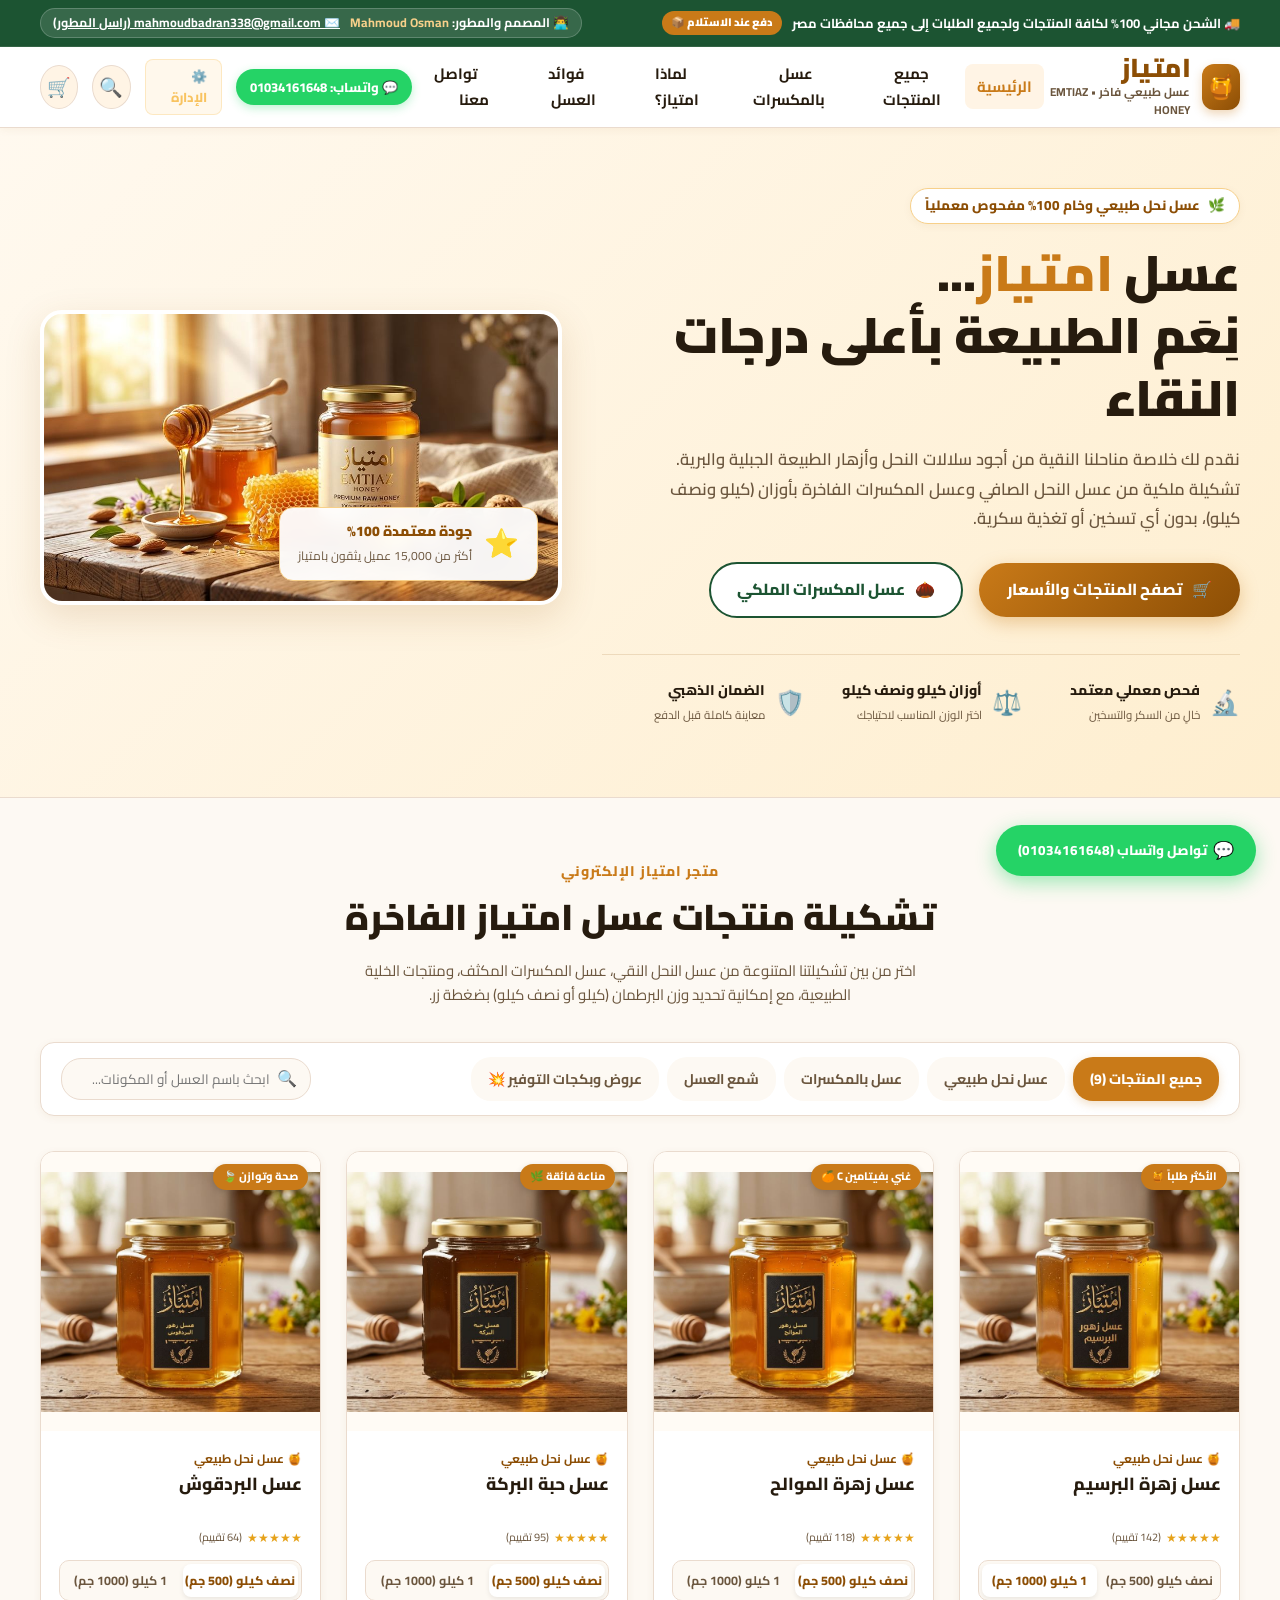
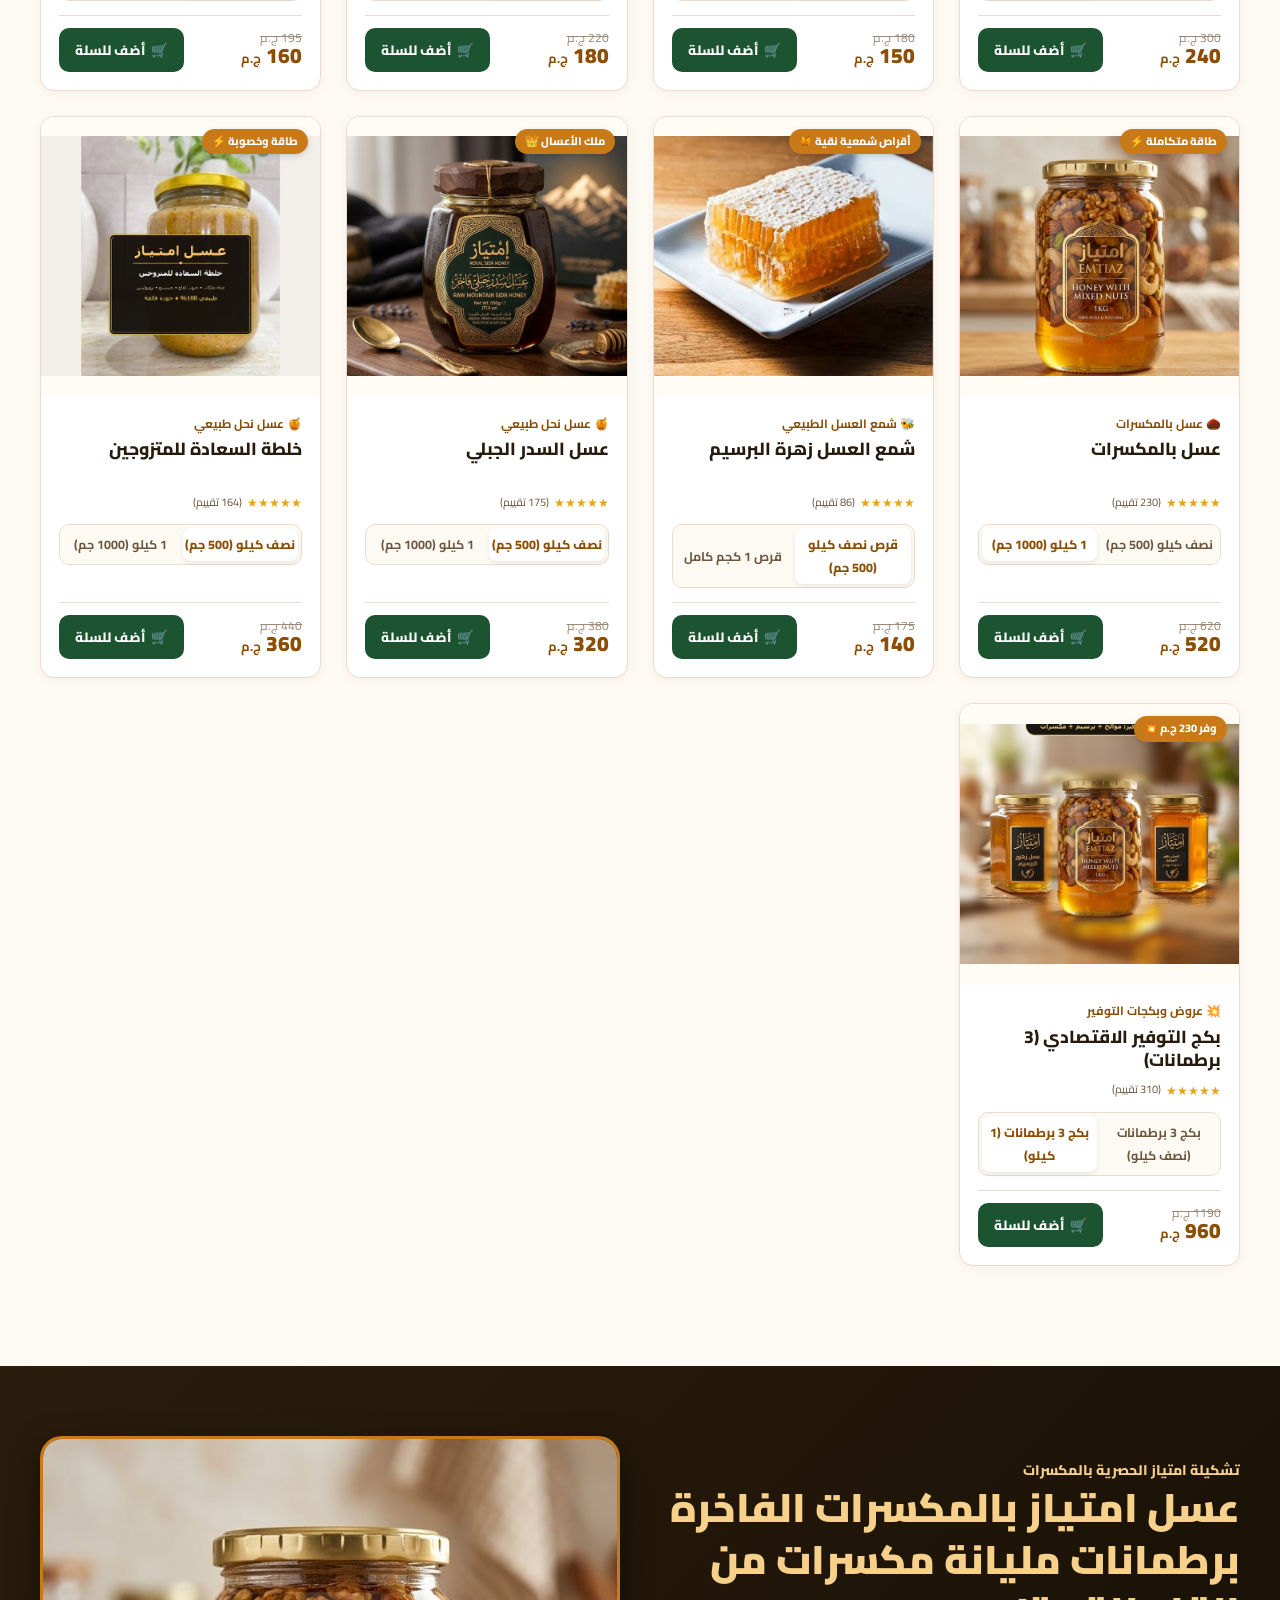
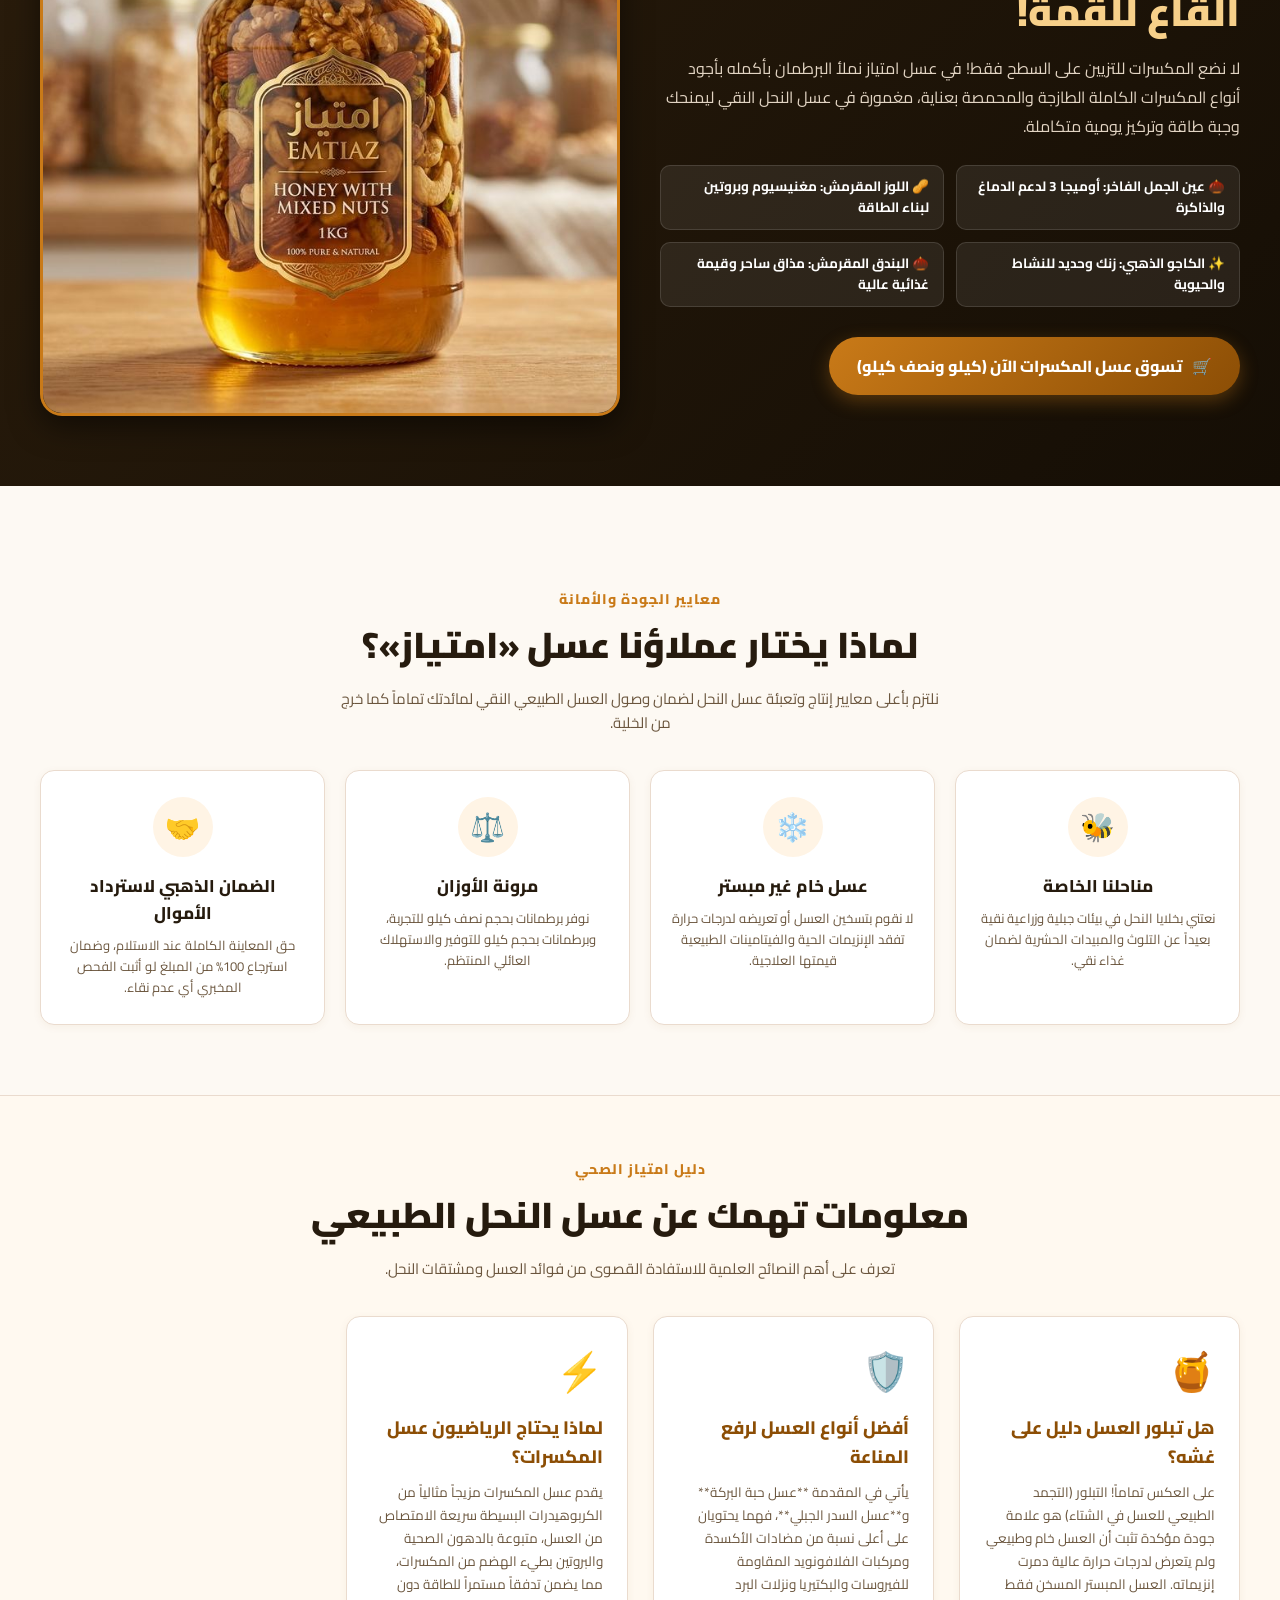
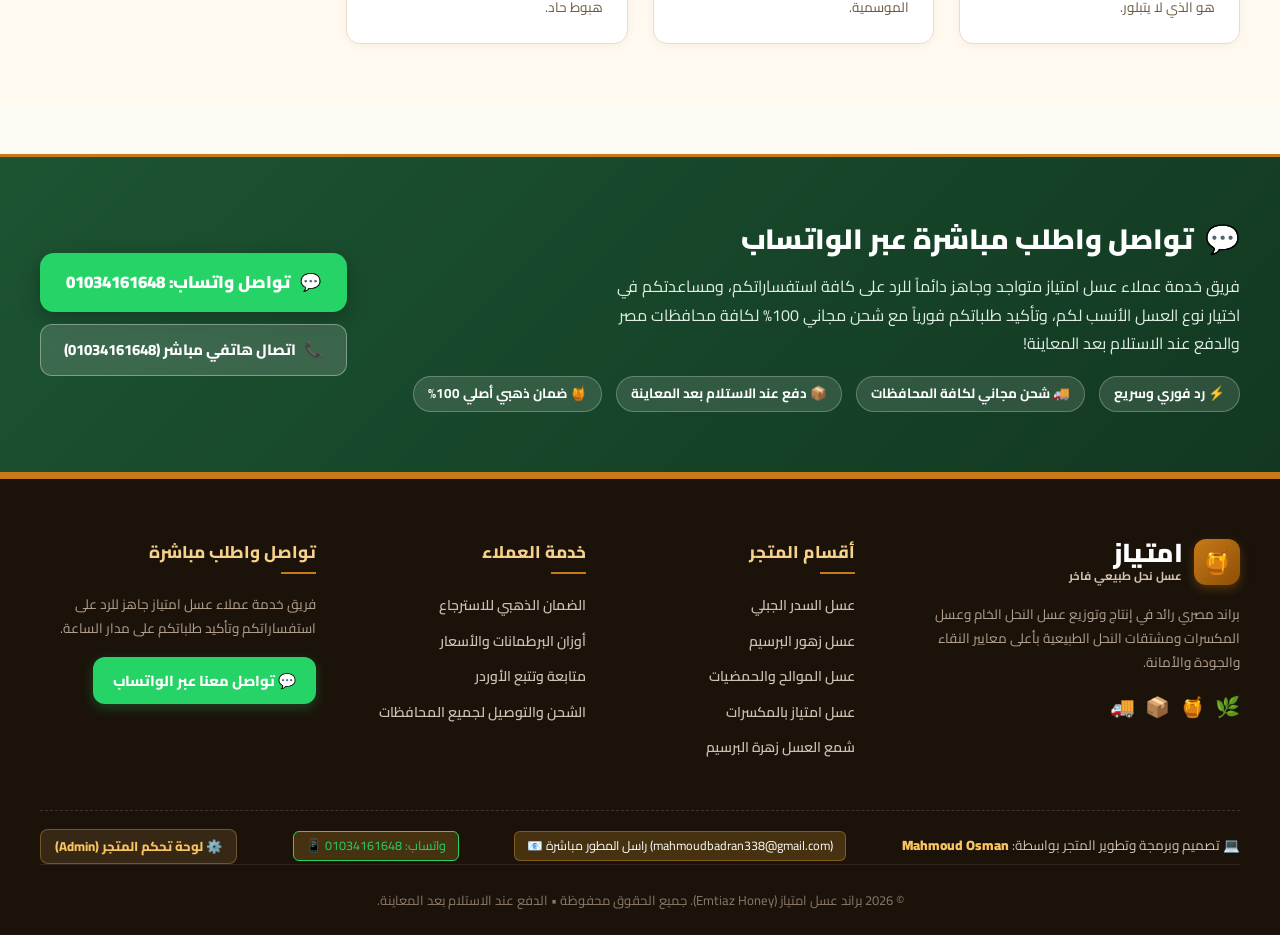
<file: index.html>
<!DOCTYPE html>
<html lang="ar" dir="rtl">
<head>
  <meta charset="UTF-8">
  <meta name="viewport" content="width=device-width, initial-scale=1.0">
  <title>عسل امتياز (Emtiaz Honey) | متجر العسل الطبيعي الفاخر وعسل المكسرات</title>
  <meta name="description" content="متجر عسل امتياز - أجود أنواع عسل النحل الطبيعي النقي 100% (سدر جبلي، زهور البرسيم، موالح، حبة البركة) وعسل المكسرات الفاخرة بأوزان كيلو ونصف كيلو، ومشتقات النحل. شحن سريع لجميع المحافظات ودفع عند الاستلام.">

  <!-- Favicon -->
  <link rel="icon" href="images/product_nuts.jpg">

  <!-- Google Fonts: Cairo -->
  <link rel="preconnect" href="https://fonts.googleapis.com">
  <link rel="preconnect" href="https://fonts.gstatic.com" crossorigin>
  <link href="https://fonts.googleapis.com/css2?family=Cairo:wght@400;500;600;700;800;900&display=swap" rel="stylesheet">

  <!-- Main CSS -->
  <link rel="stylesheet" href="css/style.css">
</head>

<body>

  <!-- ================= TOP ANNOUNCEMENT BAR ================= -->
  <div class="announcement-bar">
    <div class="container announcement-bar-container">
      <div class="announcement-promo">
        <span>🚚 الشحن مجاني 100% لكافة المنتجات ولجميع الطلبات إلى جميع محافظات مصر</span>
        <span class="badge">دفع عند الاستلام 📦</span>
      </div>
      <div class="top-dev-credits">
        <span>👨‍💻 المصمم والمطور: <strong>Mahmoud Osman</strong></span>
        <a href="javascript:void(0)" onclick="openDevContactModal(event)" class="top-dev-email" title="اضغط لمراسلة المطور فوراً">✉️ mahmoudbadran338@gmail.com (راسل المطور)</a>
      </div>
    </div>
  </div>

  <!-- ================= SITE HEADER ================= -->
  <header class="site-header">
    <div class="container header-container">
      
      <!-- Brand Logo -->
      <a href="#" class="brand-logo">
        <div class="logo-icon">🍯</div>
        <div class="brand-text">
          <span class="brand-title">امتياز</span>
          <span class="brand-tagline">عسل طبيعي فاخر • EMTIAZ HONEY</span>
        </div>
      </a>

      <!-- Navigation Links -->
      <nav>
        <ul class="nav-links">
          <li><a href="#" class="active">الرئيسية</a></li>
          <li><a href="#catalog">جميع المنتجات</a></li>
          <li><a href="#nuts-showcase">عسل بالمكسرات</a></li>
          <li><a href="#why-us">لماذا امتياز؟</a></li>
          <li><a href="#honey-guide">فوائد العسل</a></li>
          <li><a href="#contact">تواصل معنا</a></li>
          <li class="mobile-only-nav"><a href="admin.html" target="_blank" style="color: var(--color-primary-dark); font-weight: 800;">⚙️ لوحة تحكم الإدارة (Admin)</a></li>
        </ul>
      </nav>

      <!-- Header Actions -->
      <div class="header-actions">
        <a href="https://wa.me/201034161648?text=السلام%20عليكم%20ورحمة%20الله،%20أود%20الاستفسار%20والطلب%20من%20متجر%20عسل%20امتياز" target="_blank" class="header-whatsapp-btn" title="تواصل مباشرة عبر الواتساب">
          💬 واتساب: 01034161648
        </a>
        <a href="admin.html" class="admin-access-link" title="لوحة تحكم الإدارة" target="_blank">⚙️ الإدارة</a>
        <a href="#catalog" class="search-btn" title="البحث في المنتجات">🔍</a>
        
        <button type="button" class="cart-btn" data-open-cart title="سلة التسوق">
          🛒
          <span class="cart-count" id="cartBadge" style="display: none;">0</span>
        </button>

        <button type="button" class="mobile-menu-btn" onclick="document.querySelector('.nav-links').classList.toggle('active')" aria-label="القائمة">
          ☰
        </button>
      </div>

    </div>
  </header>

  <!-- ================= HERO BANNER ================= -->
  <section class="hero-section">
    <div class="container hero-grid">
      
      <div class="hero-content">
        <div class="hero-badge">
          <span>🌿</span> عسل نحل طبيعي وخام 100% مفحوص معملياً
        </div>

        <h1 class="hero-title">
          عسل <span>امتياز</span>...<br>
          نِعَم الطبيعة بأعلى درجات النقاء
        </h1>

        <p class="hero-desc">
          نقدم لك خلاصة مناحلنا النقية من أجود سلالات النحل وأزهار الطبيعة الجبلية والبرية. تشكيلة ملكية من عسل النحل الصافي وعسل المكسرات الفاخرة بأوزان (كيلو ونصف كيلو)، بدون أي تسخين أو تغذية سكرية.
        </p>

        <div class="hero-buttons">
          <a href="#catalog" class="btn-primary">
            <span>🛒</span> تصفح المنتجات والأسعار
          </a>
          <a href="#nuts-showcase" class="btn-secondary">
            <span>🌰</span> عسل المكسرات الملكي
          </a>
        </div>

        <div class="hero-features">
          <div class="hero-feature-item">
            <span class="icon">🔬</span>
            <div class="text">
              <b>فحص معملي معتمد</b>
              <small>خالٍ من السكر والتسخين</small>
            </div>
          </div>

          <div class="hero-feature-item">
            <span class="icon">⚖️</span>
            <div class="text">
              <b>أوزان كيلو ونصف كيلو</b>
              <small>اختر الوزن المناسب لاحتياجك</small>
            </div>
          </div>

          <div class="hero-feature-item">
            <span class="icon">🛡️</span>
            <div class="text">
              <b>الضمان الذهبي</b>
              <small>معاينة كاملة قبل الدفع</small>
            </div>
          </div>
        </div>
      </div>

      <div class="hero-image-wrap">
        <img src="images/hero_banner.jpg" alt="برطمان عسل امتياز الطبيعي مع أقراص الشمع">
        <div class="hero-float-badge">
          <span class="badge-icon">⭐</span>
          <div class="badge-info">
            <b>جودة معتمدة 100%</b>
            <small>أكثر من 15,000 عميل يثقون بامتياز</small>
          </div>
        </div>
      </div>

    </div>
  </section>

  <!-- ================= CATALOG SECTION ================= -->
  <section class="catalog-section" id="catalog">
    <div class="container">

      <div class="section-head">
        <span class="section-subtitle">متجر امتياز الإلكتروني</span>
        <h2 class="section-title">تشكيلة منتجات عسل امتياز الفاخرة</h2>
        <p class="section-desc">اختر من بين تشكيلتنا المتنوعة من عسل النحل النقي، عسل المكسرات المكثف، ومنتجات الخلية الطبيعية، مع إمكانية تحديد وزن البرطمان (كيلو أو نصف كيلو) بضغطة زر.</p>
      </div>

      <!-- Filter and Search Bar -->
      <div class="filter-bar">
        <div class="filter-categories">
          <button type="button" class="filter-btn active" data-category="all">جميع المنتجات (9)</button>
          <button type="button" class="filter-btn" data-category="honey">عسل نحل طبيعي</button>
          <button type="button" class="filter-btn" data-category="nuts">عسل بالمكسرات</button>
          <button type="button" class="filter-btn" data-category="honeycomb">شمع العسل</button>
          <button type="button" class="filter-btn" data-category="bundles">عروض وبكجات التوفير 💥</button>
        </div>

        <div class="search-box">
          <input type="text" id="searchInput" placeholder="ابحث باسم العسل أو المكونات...">
          <span class="search-icon">🔍</span>
        </div>
      </div>

      <!-- Dynamic Products Grid (Rendered by JS) -->
      <div class="products-grid" id="productsGrid">

      <div class="product-card" data-id="clover-honey">
        <span class="product-badge-tag">الأكثر طلباً 🍯</span>
        <div class="product-img-wrap" onclick="openQuickView('clover-honey')">
          <img src="images/product_clover.jpg" id="img-clover-honey" alt="عسل زهرة البرسيم" loading="lazy">
          <button type="button" class="product-quick-btn">👁️ معاينة سريعة</button>
        </div>
        <div class="product-body">
          <span class="product-category">🍯 عسل نحل طبيعي</span>
          <h3 class="product-title" onclick="openQuickView('clover-honey')" style="cursor: pointer;">عسل زهرة البرسيم</h3>
          <div class="product-rating">
            ★★★★★ <span>(142 تقييم)</span>
          </div>
          <div class="weight-switcher" id="switcher-clover-honey">
            <button type="button" class="weight-btn " onclick="switchWeight('clover-honey', '500')">نصف كيلو (500 جم)</button><button type="button" class="weight-btn active" onclick="switchWeight('clover-honey', '1000')">1 كيلو (1000 جم)</button>
          </div>
          <div class="product-footer">
            <div class="product-price-box">
              <span class="price-unit-old" id="oldprice-clover-honey">300 ج.م</span>
              <div class="price-unit-current" id="price-clover-honey">
                240 <span>ج.م</span>
              </div>
            </div>
            <button type="button" class="btn-add-cart" id="addbtn-clover-honey" onclick="handleAddToCart('clover-honey')">
              <span>🛒</span> أضف للسلة
            </button>
          </div>
        </div>
      </div>

      <div class="product-card" data-id="citrus-honey">
        <span class="product-badge-tag">غني بفيتامين C 🍊</span>
        <div class="product-img-wrap" onclick="openQuickView('citrus-honey')">
          <img src="images/product_citrus.jpg" id="img-citrus-honey" alt="عسل زهرة الموالح" loading="lazy">
          <button type="button" class="product-quick-btn">👁️ معاينة سريعة</button>
        </div>
        <div class="product-body">
          <span class="product-category">🍯 عسل نحل طبيعي</span>
          <h3 class="product-title" onclick="openQuickView('citrus-honey')" style="cursor: pointer;">عسل زهرة الموالح</h3>
          <div class="product-rating">
            ★★★★★ <span>(118 تقييم)</span>
          </div>
          <div class="weight-switcher" id="switcher-citrus-honey">
            <button type="button" class="weight-btn active" onclick="switchWeight('citrus-honey', '500')">نصف كيلو (500 جم)</button><button type="button" class="weight-btn " onclick="switchWeight('citrus-honey', '1000')">1 كيلو (1000 جم)</button>
          </div>
          <div class="product-footer">
            <div class="product-price-box">
              <span class="price-unit-old" id="oldprice-citrus-honey">180 ج.م</span>
              <div class="price-unit-current" id="price-citrus-honey">
                150 <span>ج.م</span>
              </div>
            </div>
            <button type="button" class="btn-add-cart" id="addbtn-citrus-honey" onclick="handleAddToCart('citrus-honey')">
              <span>🛒</span> أضف للسلة
            </button>
          </div>
        </div>
      </div>

      <div class="product-card" data-id="black-seed-honey">
        <span class="product-badge-tag">مناعة فائقة 🌿</span>
        <div class="product-img-wrap" onclick="openQuickView('black-seed-honey')">
          <img src="images/product_blackseed.jpg" id="img-black-seed-honey" alt="عسل حبة البركة" loading="lazy">
          <button type="button" class="product-quick-btn">👁️ معاينة سريعة</button>
        </div>
        <div class="product-body">
          <span class="product-category">🍯 عسل نحل طبيعي</span>
          <h3 class="product-title" onclick="openQuickView('black-seed-honey')" style="cursor: pointer;">عسل حبة البركة</h3>
          <div class="product-rating">
            ★★★★★ <span>(95 تقييم)</span>
          </div>
          <div class="weight-switcher" id="switcher-black-seed-honey">
            <button type="button" class="weight-btn active" onclick="switchWeight('black-seed-honey', '500')">نصف كيلو (500 جم)</button><button type="button" class="weight-btn " onclick="switchWeight('black-seed-honey', '1000')">1 كيلو (1000 جم)</button>
          </div>
          <div class="product-footer">
            <div class="product-price-box">
              <span class="price-unit-old" id="oldprice-black-seed-honey">220 ج.م</span>
              <div class="price-unit-current" id="price-black-seed-honey">
                180 <span>ج.م</span>
              </div>
            </div>
            <button type="button" class="btn-add-cart" id="addbtn-black-seed-honey" onclick="handleAddToCart('black-seed-honey')">
              <span>🛒</span> أضف للسلة
            </button>
          </div>
        </div>
      </div>

      <div class="product-card" data-id="marjoram-honey">
        <span class="product-badge-tag">صحة وتوازن 🍃</span>
        <div class="product-img-wrap" onclick="openQuickView('marjoram-honey')">
          <img src="images/product_marjoram.jpg" id="img-marjoram-honey" alt="عسل البردقوش" loading="lazy">
          <button type="button" class="product-quick-btn">👁️ معاينة سريعة</button>
        </div>
        <div class="product-body">
          <span class="product-category">🍯 عسل نحل طبيعي</span>
          <h3 class="product-title" onclick="openQuickView('marjoram-honey')" style="cursor: pointer;">عسل البردقوش</h3>
          <div class="product-rating">
            ★★★★★ <span>(64 تقييم)</span>
          </div>
          <div class="weight-switcher" id="switcher-marjoram-honey">
            <button type="button" class="weight-btn active" onclick="switchWeight('marjoram-honey', '500')">نصف كيلو (500 جم)</button><button type="button" class="weight-btn " onclick="switchWeight('marjoram-honey', '1000')">1 كيلو (1000 جم)</button>
          </div>
          <div class="product-footer">
            <div class="product-price-box">
              <span class="price-unit-old" id="oldprice-marjoram-honey">195 ج.م</span>
              <div class="price-unit-current" id="price-marjoram-honey">
                160 <span>ج.م</span>
              </div>
            </div>
            <button type="button" class="btn-add-cart" id="addbtn-marjoram-honey" onclick="handleAddToCart('marjoram-honey')">
              <span>🛒</span> أضف للسلة
            </button>
          </div>
        </div>
      </div>

      <div class="product-card" data-id="nuts-honey">
        <span class="product-badge-tag">طاقة متكاملة ⚡</span>
        <div class="product-img-wrap" onclick="openQuickView('nuts-honey')">
          <img src="images/product_nuts.jpg" id="img-nuts-honey" alt="عسل بالمكسرات" loading="lazy">
          <button type="button" class="product-quick-btn">👁️ معاينة سريعة</button>
        </div>
        <div class="product-body">
          <span class="product-category">🌰 عسل بالمكسرات</span>
          <h3 class="product-title" onclick="openQuickView('nuts-honey')" style="cursor: pointer;">عسل بالمكسرات</h3>
          <div class="product-rating">
            ★★★★★ <span>(230 تقييم)</span>
          </div>
          <div class="weight-switcher" id="switcher-nuts-honey">
            <button type="button" class="weight-btn " onclick="switchWeight('nuts-honey', '500')">نصف كيلو (500 جم)</button><button type="button" class="weight-btn active" onclick="switchWeight('nuts-honey', '1000')">1 كيلو (1000 جم)</button>
          </div>
          <div class="product-footer">
            <div class="product-price-box">
              <span class="price-unit-old" id="oldprice-nuts-honey">620 ج.م</span>
              <div class="price-unit-current" id="price-nuts-honey">
                520 <span>ج.م</span>
              </div>
            </div>
            <button type="button" class="btn-add-cart" id="addbtn-nuts-honey" onclick="handleAddToCart('nuts-honey')">
              <span>🛒</span> أضف للسلة
            </button>
          </div>
        </div>
      </div>

      <div class="product-card" data-id="clover-honeycomb">
        <span class="product-badge-tag">من الخلية مباشرة 🍯</span>
        <div class="product-img-wrap" onclick="openQuickView('clover-honeycomb')">
          <img src="images/product_honeycomb_clover.jpg" id="img-clover-honeycomb" alt="شمع العسل زهرة البرسيم" loading="lazy">
          <button type="button" class="product-quick-btn">👁️ معاينة سريعة</button>
        </div>
        <div class="product-body">
          <span class="product-category">🐝 شمع العسل الطبيعي</span>
          <h3 class="product-title" onclick="openQuickView('clover-honeycomb')" style="cursor: pointer;">شمع العسل زهرة البرسيم</h3>
          <div class="product-rating">
            ★★★★★ <span>(86 تقييم)</span>
          </div>
          <div class="weight-switcher" id="switcher-clover-honeycomb">
            <button type="button" class="weight-btn active" onclick="switchWeight('clover-honeycomb', '500')">قرص نصف كيلو (500 جم)</button><button type="button" class="weight-btn " onclick="switchWeight('clover-honeycomb', '1000')">قرص 1 كجم كامل</button>
          </div>
          <div class="product-footer">
            <div class="product-price-box">
              <span class="price-unit-old" id="oldprice-clover-honeycomb">175 ج.م</span>
              <div class="price-unit-current" id="price-clover-honeycomb">
                140 <span>ج.م</span>
              </div>
            </div>
            <button type="button" class="btn-add-cart" id="addbtn-clover-honeycomb" onclick="handleAddToCart('clover-honeycomb')">
              <span>🛒</span> أضف للسلة
            </button>
          </div>
        </div>
      </div>

      <div class="product-card" data-id="sidr-honey">
        <span class="product-badge-tag">ملك الأعسال 👑</span>
        <div class="product-img-wrap" onclick="openQuickView('sidr-honey')">
          <img src="images/product_sidr.jpg" id="img-sidr-honey" alt="عسل السدر الجبلي" loading="lazy">
          <button type="button" class="product-quick-btn">👁️ معاينة سريعة</button>
        </div>
        <div class="product-body">
          <span class="product-category">🍯 عسل نحل طبيعي</span>
          <h3 class="product-title" onclick="openQuickView('sidr-honey')" style="cursor: pointer;">عسل السدر الجبلي</h3>
          <div class="product-rating">
            ★★★★★ <span>(175 تقييم)</span>
          </div>
          <div class="weight-switcher" id="switcher-sidr-honey">
            <button type="button" class="weight-btn active" onclick="switchWeight('sidr-honey', '500')">نصف كيلو (500 جم)</button><button type="button" class="weight-btn " onclick="switchWeight('sidr-honey', '1000')">1 كيلو (1000 جم)</button>
          </div>
          <div class="product-footer">
            <div class="product-price-box">
              <span class="price-unit-old" id="oldprice-sidr-honey">380 ج.م</span>
              <div class="price-unit-current" id="price-sidr-honey">
                320 <span>ج.م</span>
              </div>
            </div>
            <button type="button" class="btn-add-cart" id="addbtn-sidr-honey" onclick="handleAddToCart('sidr-honey')">
              <span>🛒</span> أضف للسلة
            </button>
          </div>
        </div>
      </div>

      <div class="product-card" data-id="happy-mix">
        <span class="product-badge-tag">طاقة وخصوبة ⚡</span>
        <div class="product-img-wrap" onclick="openQuickView('happy-mix')">
          <img src="images/product_happy_mix.jpg" id="img-happy-mix" alt="خلطة السعادة للمتزوجين" loading="lazy">
          <button type="button" class="product-quick-btn">👁️ معاينة سريعة</button>
        </div>
        <div class="product-body">
          <span class="product-category">🍯 عسل نحل طبيعي</span>
          <h3 class="product-title" onclick="openQuickView('happy-mix')" style="cursor: pointer;">خلطة السعادة للمتزوجين</h3>
          <div class="product-rating">
            ★★★★★ <span>(164 تقييم)</span>
          </div>
          <div class="weight-switcher" id="switcher-happy-mix">
            <button type="button" class="weight-btn active" onclick="switchWeight('happy-mix', '500')">نصف كيلو (500 جم)</button><button type="button" class="weight-btn " onclick="switchWeight('happy-mix', '1000')">1 كيلو (1000 جم)</button>
          </div>
          <div class="product-footer">
            <div class="product-price-box">
              <span class="price-unit-old" id="oldprice-happy-mix">440 ج.م</span>
              <div class="price-unit-current" id="price-happy-mix">
                360 <span>ج.م</span>
              </div>
            </div>
            <button type="button" class="btn-add-cart" id="addbtn-happy-mix" onclick="handleAddToCart('happy-mix')">
              <span>🛒</span> أضف للسلة
            </button>
          </div>
        </div>
      </div>

      <div class="product-card" data-id="saving-bundle">
        <span class="product-badge-tag">وفر 230 ج.م 💥</span>
        <div class="product-img-wrap" onclick="openQuickView('saving-bundle')">
          <img src="images/product_bundle.jpg" id="img-saving-bundle" alt="بكج التوفير الاقتصادي (3 برطمانات)" loading="lazy">
          <button type="button" class="product-quick-btn">👁️ معاينة سريعة</button>
        </div>
        <div class="product-body">
          <span class="product-category">💥 عروض وبكجات التوفير</span>
          <h3 class="product-title" onclick="openQuickView('saving-bundle')" style="cursor: pointer;">بكج التوفير الاقتصادي (3 برطمانات)</h3>
          <div class="product-rating">
            ★★★★★ <span>(310 تقييم)</span>
          </div>
          <div class="weight-switcher" id="switcher-saving-bundle">
            <button type="button" class="weight-btn " onclick="switchWeight('saving-bundle', '500')">بكج 3 برطمانات (نصف كيلو)</button><button type="button" class="weight-btn active" onclick="switchWeight('saving-bundle', '1000')">بكج 3 برطمانات (1 كيلو)</button>
          </div>
          <div class="product-footer">
            <div class="product-price-box">
              <span class="price-unit-old" id="oldprice-saving-bundle">1190 ج.م</span>
              <div class="price-unit-current" id="price-saving-bundle">
                960 <span>ج.م</span>
              </div>
            </div>
            <button type="button" class="btn-add-cart" id="addbtn-saving-bundle" onclick="handleAddToCart('saving-bundle')">
              <span>🛒</span> أضف للسلة
            </button>
          </div>
        </div>
      </div>
      </div>
    </div>
  </section>

  <!-- ================= SPECIAL NUTS SHOWCASE BANNER ================= -->
  <section class="special-nuts-section" id="nuts-showcase">
    <div class="container nuts-banner-grid">
      
      <div class="nuts-banner-content">
        <span style="color: var(--color-primary-light); font-weight: 800; font-size: 14px;">تشكيلة امتياز الحصرية بالمكسرات</span>
        <h2>عسل امتياز بالمكسرات الفاخرة<br>برطمانات مليانة مكسرات من القاع للقمة!</h2>
        <p>
          لا نضع المكسرات للتزيين على السطح فقط! في عسل امتياز نملأ البرطمان بأكمله بأجود أنواع المكسرات الكاملة الطازجة والمحمصة بعناية، مغمورة في عسل النحل النقي ليمنحك وجبة طاقة وتركيز يومية متكاملة.
        </p>

        <div class="nuts-items-list">
          <div class="nuts-list-pill">🌰 <b>عين الجمل الفاخر:</b> أوميجا 3 لدعم الدماغ والذاكرة</div>
          <div class="nuts-list-pill">🥜 <b>اللوز المقرمش:</b> مغنيسيوم وبروتين لبناء الطاقة</div>
          <div class="nuts-list-pill">✨ <b>الكاجو الذهبي:</b> زنك وحديد للنشاط والحيوية</div>
          <div class="nuts-list-pill">🌰 <b>البندق المقرمش:</b> مذاق ساحر وقيمة غذائية عالية</div>
        </div>

        <button type="button" class="btn-primary" onclick="document.querySelector('[data-category=\'nuts\']').click(); location.href='#catalog';">
          <span>🛒</span> تسوق عسل المكسرات الآن (كيلو ونصف كيلو)
        </button>
      </div>

      <div class="nuts-banner-image">
        <img src="images/product_nuts.jpg" alt="برطمان عسل امتياز 1 كيلو مليان مكسرات">
      </div>

    </div>
  </section>

  <!-- ================= WHY EMTIAZ ================= -->
  <section class="why-emtiaz-section" id="why-us">
    <div class="container">

      <div class="section-head">
        <span class="section-subtitle">معايير الجودة والأمانة</span>
        <h2 class="section-title">لماذا يختار عملاؤنا عسل «امتياز»؟</h2>
        <p class="section-desc">نلتزم بأعلى معايير إنتاج وتعبئة عسل النحل لضمان وصول العسل الطبيعي النقي لمائدتك تماماً كما خرج من الخلية.</p>
      </div>

      <div class="features-grid">
        <div class="feature-box">
          <div class="feat-icon">🐝</div>
          <h3>مناحلنا الخاصة</h3>
          <p>نعتني بخلايا النحل في بيئات جبلية وزراعية نقية بعيداً عن التلوث والمبيدات الحشرية لضمان غذاء نقي.</p>
        </div>

        <div class="feature-box">
          <div class="feat-icon">❄️</div>
          <h3>عسل خام غير مبستر</h3>
          <p>لا نقوم بتسخين العسل أو تعريضه لدرجات حرارة تفقد الإنزيمات الحية والفيتامينات الطبيعية قيمتها العلاجية.</p>
        </div>

        <div class="feature-box">
          <div class="feat-icon">⚖️</div>
          <h3>مرونة الأوزان</h3>
          <p>نوفر برطمانات بحجم نصف كيلو للتجربة، وبرطمانات بحجم كيلو للتوفير والاستهلاك العائلي المنتظم.</p>
        </div>

        <div class="feature-box">
          <div class="feat-icon">🤝</div>
          <h3>الضمان الذهبي لاسترداد الأموال</h3>
          <p>حق المعاينة الكاملة عند الاستلام، وضمان استرجاع 100% من المبلغ لو أثبت الفحص المخبري أي عدم نقاء.</p>
        </div>
      </div>

    </div>
  </section>

  <!-- ================= HONEY GUIDE & BLOG ================= -->
  <section class="catalog-section" id="honey-guide" style="background: #FFF9F0; border-top: 1px solid var(--color-border);">
    <div class="container">

      <div class="section-head">
        <span class="section-subtitle">دليل امتياز الصحي</span>
        <h2 class="section-title">معلومات تهمك عن عسل النحل الطبيعي</h2>
        <p class="section-desc">تعرف على أهم النصائح العلمية للاستفادة القصوى من فوائد العسل ومشتقات النحل.</p>
      </div>

      <div class="products-grid">
        
        <div class="product-card" style="padding: 24px;">
          <div style="font-size: 38px; margin-bottom: 12px;">🍯</div>
          <h3 style="font-size: 18px; font-weight: 800; margin-bottom: 10px; color: var(--color-primary-dark);">هل تبلور العسل دليل على غشه؟</h3>
          <p style="font-size: 13.5px; color: var(--color-text-muted); line-height: 1.7;">
            على العكس تماماً! التبلور (التجمد الطبيعي للعسل في الشتاء) هو علامة جودة مؤكدة تثبت أن العسل خام وطبيعي ولم يتعرض لدرجات حرارة عالية دمرت إنزيماته. العسل المبستر المسخن فقط هو الذي لا يتبلور.
          </p>
        </div>

        <div class="product-card" style="padding: 24px;">
          <div style="font-size: 38px; margin-bottom: 12px;">🛡️</div>
          <h3 style="font-size: 18px; font-weight: 800; margin-bottom: 10px; color: var(--color-primary-dark);">أفضل أنواع العسل لرفع المناعة</h3>
          <p style="font-size: 13.5px; color: var(--color-text-muted); line-height: 1.7;">
            يأتي في المقدمة **عسل حبة البركة** و**عسل السدر الجبلي**، فهما يحتويان على أعلى نسبة من مضادات الأكسدة ومركبات الفلافونويد المقاومة للفيروسات والبكتيريا ونزلات البرد الموسمية.
          </p>
        </div>

        <div class="product-card" style="padding: 24px;">
          <div style="font-size: 38px; margin-bottom: 12px;">⚡</div>
          <h3 style="font-size: 18px; font-weight: 800; margin-bottom: 10px; color: var(--color-primary-dark);">لماذا يحتاج الرياضيون عسل المكسرات؟</h3>
          <p style="font-size: 13.5px; color: var(--color-text-muted); line-height: 1.7;">
            يقدم عسل المكسرات مزيجاً مثالياً من الكربوهيدرات البسيطة سريعة الامتصاص من العسل، متبوعة بالدهون الصحية والبروتين بطيء الهضم من المكسرات، مما يضمن تدفقاً مستمراً للطاقة دون هبوط حاد.
          </p>
        </div>

      </div>

    </div>
  </section>

  <!-- ================= DEDICATED WHATSAPP SUPPORT SECTION ================= -->
  <section class="whatsapp-support-section" id="contact">
    <div class="container whatsapp-support-grid">
      <div class="whatsapp-support-content">
        <h2><span>💬</span> تواصل واطلب مباشرة عبر الواتساب</h2>
        <p>
          فريق خدمة عملاء عسل امتياز متواجد وجاهز دائماً للرد على كافة استفساراتكم، ومساعدتكم في اختيار نوع العسل الأنسب لكم، وتأكيد طلباتكم فورياً مع شحن مجاني 100% لكافة محافظات مصر والدفع عند الاستلام بعد المعاينة!
        </p>
        <div class="whatsapp-features-pills">
          <div class="whatsapp-feature-pill">⚡ رد فوري وسريع</div>
          <div class="whatsapp-feature-pill">🚚 شحن مجاني لكافة المحافظات</div>
          <div class="whatsapp-feature-pill">📦 دفع عند الاستلام بعد المعاينة</div>
          <div class="whatsapp-feature-pill">🍯 ضمان ذهبي أصلي 100%</div>
        </div>
      </div>

      <div class="whatsapp-support-actions">
        <a href="https://wa.me/201034161648?text=السلام%20عليكم%20ورحمة%20الله،%20أود%20الاستفسار%20والطلب%20من%20متجر%20عسل%20امتياز" target="_blank" class="btn-big-whatsapp">
          <span>💬</span> تواصل واتساب: 01034161648
        </a>
        <a href="tel:01034161648" class="btn-big-call">
          <span>📞</span> اتصال هاتفي مباشر (01034161648)
        </a>
      </div>
    </div>
  </section>

  <!-- ================= SITE FOOTER ================= -->
  <footer class="site-footer">
    <div class="container">
      
      <div class="footer-grid">
        
        <div class="footer-col">
          <div class="brand-logo" style="margin-bottom: 16px;">
            <div class="logo-icon">🍯</div>
            <div class="brand-text">
              <span class="brand-title" style="color: #FFFFFF;">امتياز</span>
              <span class="brand-tagline" style="color: #D6C4B2;">عسل نحل طبيعي فاخر</span>
            </div>
          </div>
          <p>
            براند مصري رائد في إنتاج وتوزيع عسل النحل الخام وعسل المكسرات ومشتقات النحل الطبيعية بأعلى معايير النقاء والجودة والأمانة.
          </p>
          <div style="display: flex; gap: 10px; font-size: 20px;">
            <span>🌿</span> <span>🍯</span> <span>📦</span> <span>🚚</span>
          </div>
        </div>

        <div class="footer-col">
          <h4>أقسام المتجر</h4>
          <ul class="footer-links">
            <li><a href="#catalog">عسل السدر الجبلي</a></li>
            <li><a href="#catalog">عسل زهور البرسيم</a></li>
            <li><a href="#catalog">عسل الموالح والحمضيات</a></li>
            <li><a href="#nuts-showcase">عسل امتياز بالمكسرات</a></li>
            <li><a href="#catalog">شمع العسل زهرة البرسيم</a></li>
          </ul>
        </div>

        <div class="footer-col">
          <h4>خدمة العملاء</h4>
          <ul class="footer-links">
            <li><a href="#why-us">الضمان الذهبي للاسترجاع</a></li>
            <li><a href="#catalog">أوزان البرطمانات والأسعار</a></li>
            <li><a href="https://wa.me/201034161648" target="_blank">متابعة وتتبع الأوردر</a></li>
            <li><a href="https://wa.me/201034161648" target="_blank">الشحن والتوصيل لجميع المحافظات</a></li>
          </ul>
        </div>

        <div class="footer-col">
          <h4>تواصل واطلب مباشرة</h4>
          <p>فريق خدمة عملاء عسل امتياز جاهز للرد على استفساراتكم وتأكيد طلباتكم على مدار الساعة.</p>
          <a href="https://wa.me/201034161648" target="_blank" class="cart-whatsapp-btn" style="margin-top: 10px; width: fit-content; padding: 10px 20px;">
            💬 تواصل معنا عبر الواتساب
          </a>
        </div>

      </div>

      
      <div class="developer-credits">
        <span>💻 تصميم وبرمجة وتطوير المتجر بواسطة: <strong>Mahmoud Osman</strong></span>
        <a href="javascript:void(0)" onclick="openDevContactModal(event)" class="dev-email-link" title="اضغط لمراسلة المطور فوراً">📧 راسل المطور مباشرة (mahmoudbadran338@gmail.com)</a>
        <a href="https://wa.me/201034161648" target="_blank" class="dev-email-link" style="border-color: #25D366; color: #25D366;">📱 واتساب: 01034161648</a>
        <a href="admin.html" class="admin-access-link" target="_blank">⚙️ لوحة تحكم المتجر (Admin)</a>
      </div>
<div class="footer-bottom">
        <p>© 2026 براند عسل امتياز (Emtiaz Honey). جميع الحقوق محفوظة • الدفع عند الاستلام بعد المعاينة.</p>
      </div>

    </div>
  </footer>

  <!-- ================= CART DRAWER (سلة التسوق الجانبية) ================= -->
  <div class="cart-drawer-overlay" id="cartDrawerOverlay">
    <div class="cart-drawer">
      
      <div class="cart-header">
        <h3><span>🛒</span> سلة مشتريات عسل امتياز</h3>
        <button type="button" class="cart-close-btn" id="cartCloseBtn">✕</button>
      </div>

      <div class="cart-body" id="cartBody">
        <!-- يتم توليد عناصر السلة ديناميكياً بواسطة JS -->
      </div>

      <div class="cart-footer">
        <div class="cart-summary-row">
          <span>المجموع الفرعي:</span>
          <span id="cartSubtotal">0 ج.م</span>
        </div>

        <div class="cart-summary-row">
          <span>تكلفة التوصيل:</span>
          <span id="cartShipping">0 ج.م</span>
        </div>

        <div class="cart-summary-row total">
          <span>الإجمالي النهائي للدفع:</span>
          <span id="cartTotal" style="color: var(--color-primary-dark);">0 ج.م</span>
        </div>

        <button type="button" class="cart-checkout-btn" id="cartCheckoutBtn">
          ✅ إتمام الطلب (الدفع عند الاستلام)
        </button>

        <button type="button" class="cart-whatsapp-btn" id="cartWhatsappBtn">
          💬 إرسال الطلب فوراً عبر الواتساب
        </button>
      </div>

    </div>
  </div>

  <!-- ================= QUICK VIEW MODAL (معاينة المنتج) ================= -->
  <div class="modal-overlay" id="quickViewModal">
    <div class="modal-card">
      <button type="button" class="modal-close" onclick="closeModal('quickViewModal')">✕</button>
      <div id="quickViewContent">
        <!-- يتم تعبئة المحتوى ديناميكياً -->
      </div>
    </div>
  </div>

  <!-- ================= CHECKOUT MODAL (إنهاء الطلب والدفع عند الاستلام) ================= -->
  <div class="modal-overlay" id="checkoutModal">
    <div class="modal-card">
      <button type="button" class="modal-close" onclick="closeModal('checkoutModal')">✕</button>
      
      <h2 style="font-size: 22px; font-weight: 900; color: var(--color-primary-dark); margin-bottom: 6px;">إتمام الطلب - الدفع عند الاستلام</h2>
      <p style="font-size: 13.5px; color: var(--color-text-muted); margin-bottom: 18px;">يرجى كتابة عنوان التوصيل ورقم هاتفك ليصلك المندوب بأسرع وقت مع إمكانية المعاينة قبل الدفع.</p>

      <!-- ملخص الطلب -->
      <div id="checkoutSummaryBox" style="background: #FFF9F0; border: 1px solid var(--color-border); border-radius: 12px; padding: 14px; margin-bottom: 18px;">
        <!-- ملخص السلة -->
      </div>

      <form id="checkoutForm">
        <div class="form-group">
          <label for="custName">الاسم بالكامل *</label>
          <input type="text" id="custName" class="form-input" placeholder="اكتب اسمك الثلاثي" required>
        </div>

        <div class="form-group">
          <label for="custPhone">رقم الهاتف المحمول *</label>
          <input type="tel" id="custPhone" class="form-input" placeholder="01xxxxxxxxx" required pattern="[0-9]{11}">
        </div>

        <div class="form-group">
          <label for="custGov">المحافظة *</label>
          <select id="custGov" class="form-input" required>
            <option value="" disabled selected>اختر محافظتك</option>
            <option value="القاهرة">القاهرة</option>
            <option value="الجيزة">الجيزة</option>
            <option value="الإسكندرية">الإسكندرية</option>
            <option value="القليوبية">القليوبية</option>
            <option value="الشرقية">الشرقية</option>
            <option value="الدقهلية">الدقهلية</option>
            <option value="الغربية">الغربية</option>
            <option value="المنوفية">المنوفية</option>
            <option value="البحيرة">البحيرة</option>
            <option value="كفر الشيخ">كفر الشيخ</option>
            <option value="دمياط">دمياط</option>
            <option value="بورسعيد">بورسعيد</option>
            <option value="الإسماعيلية">الإسماعيلية</option>
            <option value="السويس">السويس</option>
            <option value="الفيوم">الفيوم</option>
            <option value="بني سويف">بني سويف</option>
            <option value="المنيا">المنيا</option>
            <option value="أسيوط">أسيوط</option>
            <option value="سوهاج">سوهاج</option>
            <option value="قنا">قنا</option>
            <option value="الأقصر">الأقصر</option>
            <option value="أسوان">أسوان</option>
            <option value="أخرى">محافظة أخرى</option>
          </select>
        </div>

        <div class="form-group">
          <label for="custAddress">العنوان بالتفصيل (المنطقة / الشارع / رقم العقار) *</label>
          <textarea id="custAddress" class="form-input" placeholder="اكتب عنوانك بالتفصيل لتسهيل وصول المندوب" required></textarea>
        </div>

        <div class="form-group">
          <label for="custNotes">ملاحظات إضافية على الطلب (اختياري)</label>
          <input type="text" id="custNotes" class="form-input" placeholder="مثال: يرجى الاتصال قبل الوصول بنصف ساعة أو أي تعليمات خاصة">
        </div>

        <button type="submit" class="btn-primary" style="width: 100%; justify-content: center; margin-top: 10px; padding: 14px; font-size: 17px;">
          ✅ تأكيد طلب الأوردر الآن
        </button>
      </form>

    </div>
  </div>

  <!-- ================= SUCCESS MODAL (تأكيد الطلب) ================= -->
  <div class="modal-overlay" id="orderSuccessModal">
    <div class="modal-card" style="text-align: center; max-width: 480px;">
      <div style="font-size: 60px; margin-bottom: 12px;">🎉</div>
      <h3 style="font-size: 22px; color: var(--color-accent); font-weight: 900; margin-bottom: 10px;">تم تسجيل طلبك بنجاح!</h3>
      <p id="orderSuccessMsg" style="font-size: 14.5px; color: var(--color-text-muted); line-height: 1.8; margin-bottom: 20px;">
        <!-- يتم التعبئة ديناميكياً -->
      </p>
      <button type="button" class="btn-primary" onclick="closeModal('orderSuccessModal')" style="width: 100%; justify-content: center;">
        العودة للمتجر ومواصلة التسوق
      </button>
    </div>
  </div>


  <!-- ================= DEVELOPER CONTACT MODAL (تواصل مع المطور) ================= -->
  <div class="modal-overlay" id="devContactModal">
    <div class="modal-card dev-modal-card">
      <button type="button" class="modal-close" onclick="closeModal('devContactModal')">✕</button>
      
      <div style="text-align: center; margin-bottom: 18px;">
        <div style="font-size: 44px; margin-bottom: 6px;">👨‍💻</div>
        <h2 style="font-size: 22px; font-weight: 900; color: var(--color-primary-dark); margin-bottom: 4px;">تواصل مع مصمم ومطور المتجر</h2>
        <p style="font-size: 13.5px; color: var(--color-text-muted);">
          المصمم والمطور: <strong>Mahmoud Osman</strong><br>
          اكتب رسالتك وسوف تصل فوراً وبشكل مباشر إلى البريد الإلكتروني الخاص به.
        </p>
      </div>

      <form id="devContactForm" onsubmit="handleDevContactSubmit(event)">
        <div class="form-group">
          <label for="devSenderName">اسمك الكريم *</label>
          <input type="text" id="devSenderName" class="form-input" required placeholder="مثال: أحمد محمد">
        </div>

        <div class="form-group">
          <label for="devSenderContact">بريدك الإلكتروني أو رقم الواتساب *</label>
          <input type="text" id="devSenderContact" class="form-input" required placeholder="مثال: ahmed@example.com أو 010xxxxxxxx">
        </div>

        <div class="form-group">
          <label for="devMsgSubject">موضوع الرسالة</label>
          <input type="text" id="devMsgSubject" class="form-input" placeholder="مثال: استفسار عن طلب تطوير متجر مماثل">
        </div>

        <div class="form-group">
          <label for="devMsgBody">نص الرسالة أو الاستفسار *</label>
          <textarea id="devMsgBody" class="form-input" rows="4" style="height: auto; padding: 10px 14px;" required placeholder="اكتب تفاصيل رسالتك هنا..."></textarea>
        </div>

        <button type="submit" id="devSubmitBtn" class="btn-primary" style="width: 100%; justify-content: center; padding: 14px; font-size: 16px; margin-top: 10px;">
          ✉️ إرسال الرسالة إلى الإيميل الآن
        </button>
      </form>

      <div style="margin-top: 16px; padding-top: 12px; border-top: 1px dashed var(--color-border); text-align: center; font-size: 13px; color: var(--color-text-muted);">
        أو عبر بريدك المباشر: <a href="mailto:mahmoudbadran338@gmail.com" style="color: var(--color-primary-dark); font-weight: 800; text-decoration: underline;">mahmoudbadran338@gmail.com</a>
      </div>
    </div>
  </div>

  <!-- Main JavaScript App -->
  <script src="js/app.js"></script>
</body>
</html>
</file>
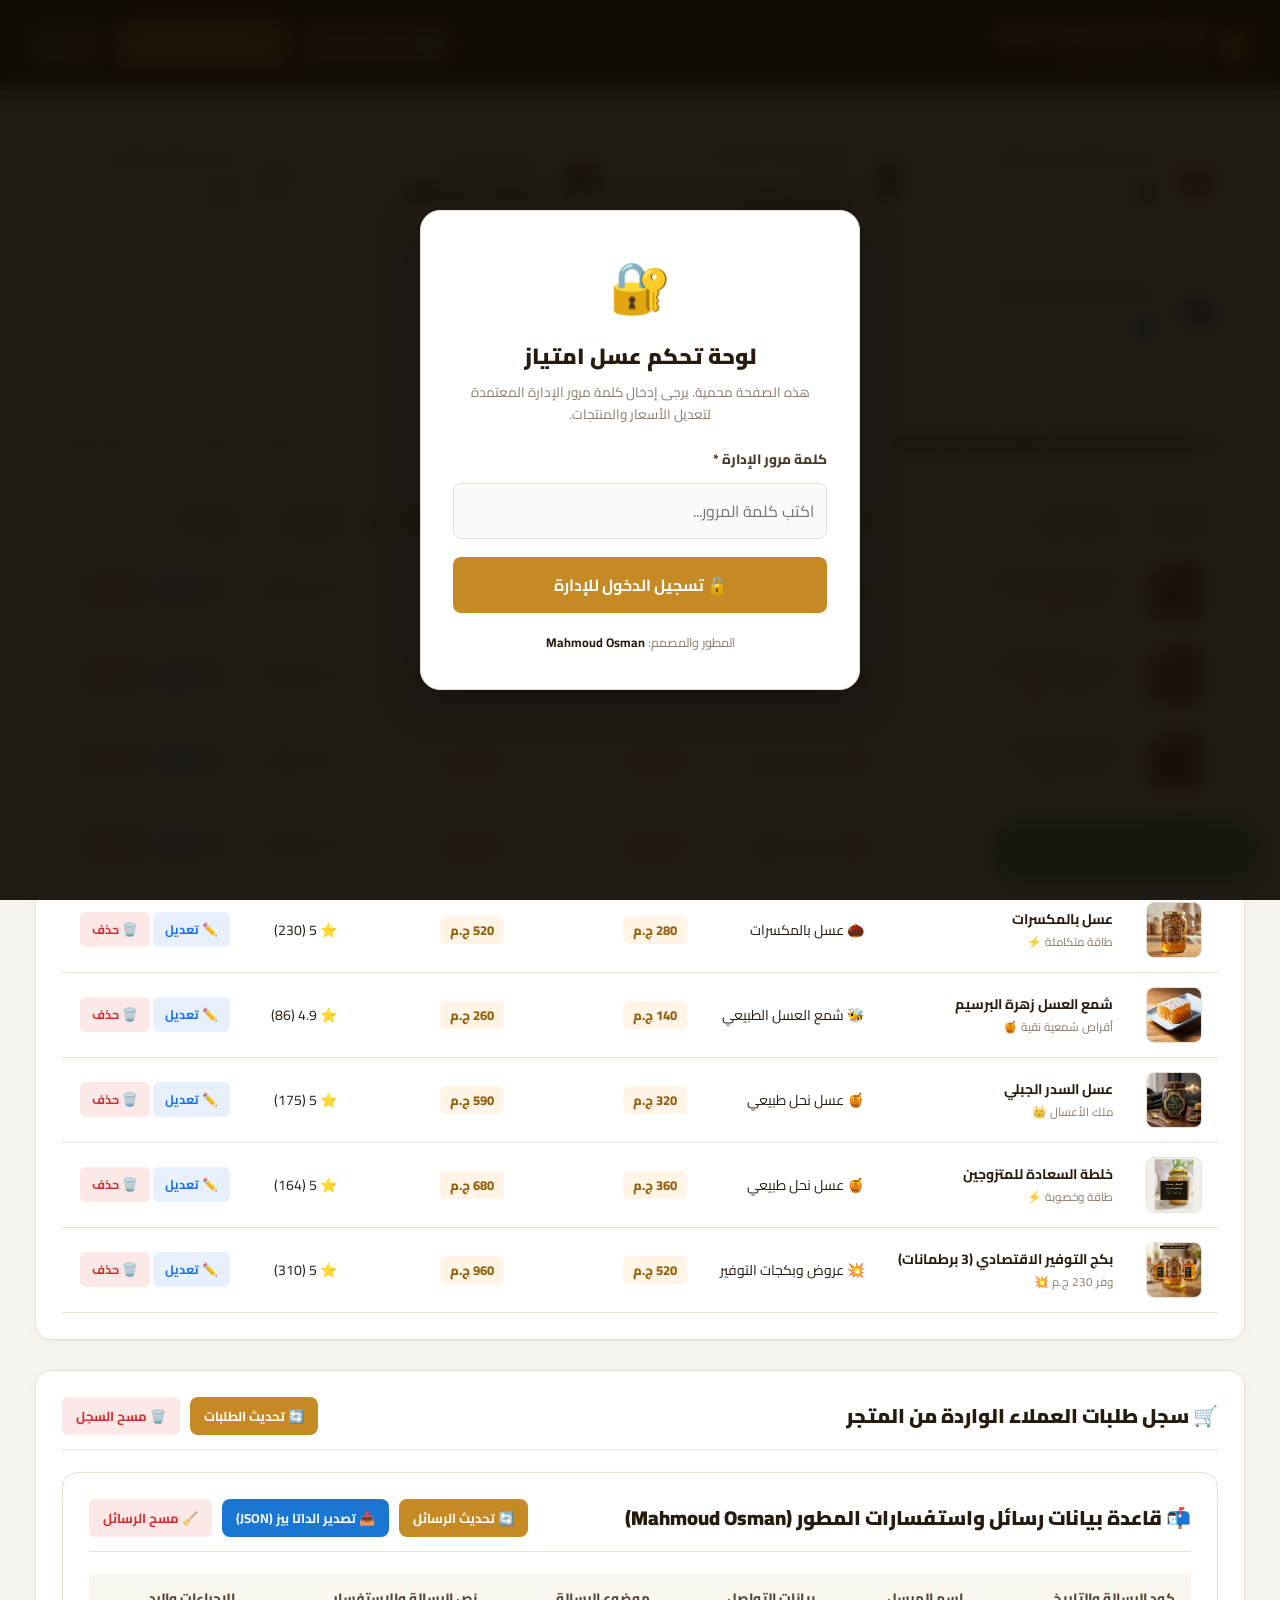
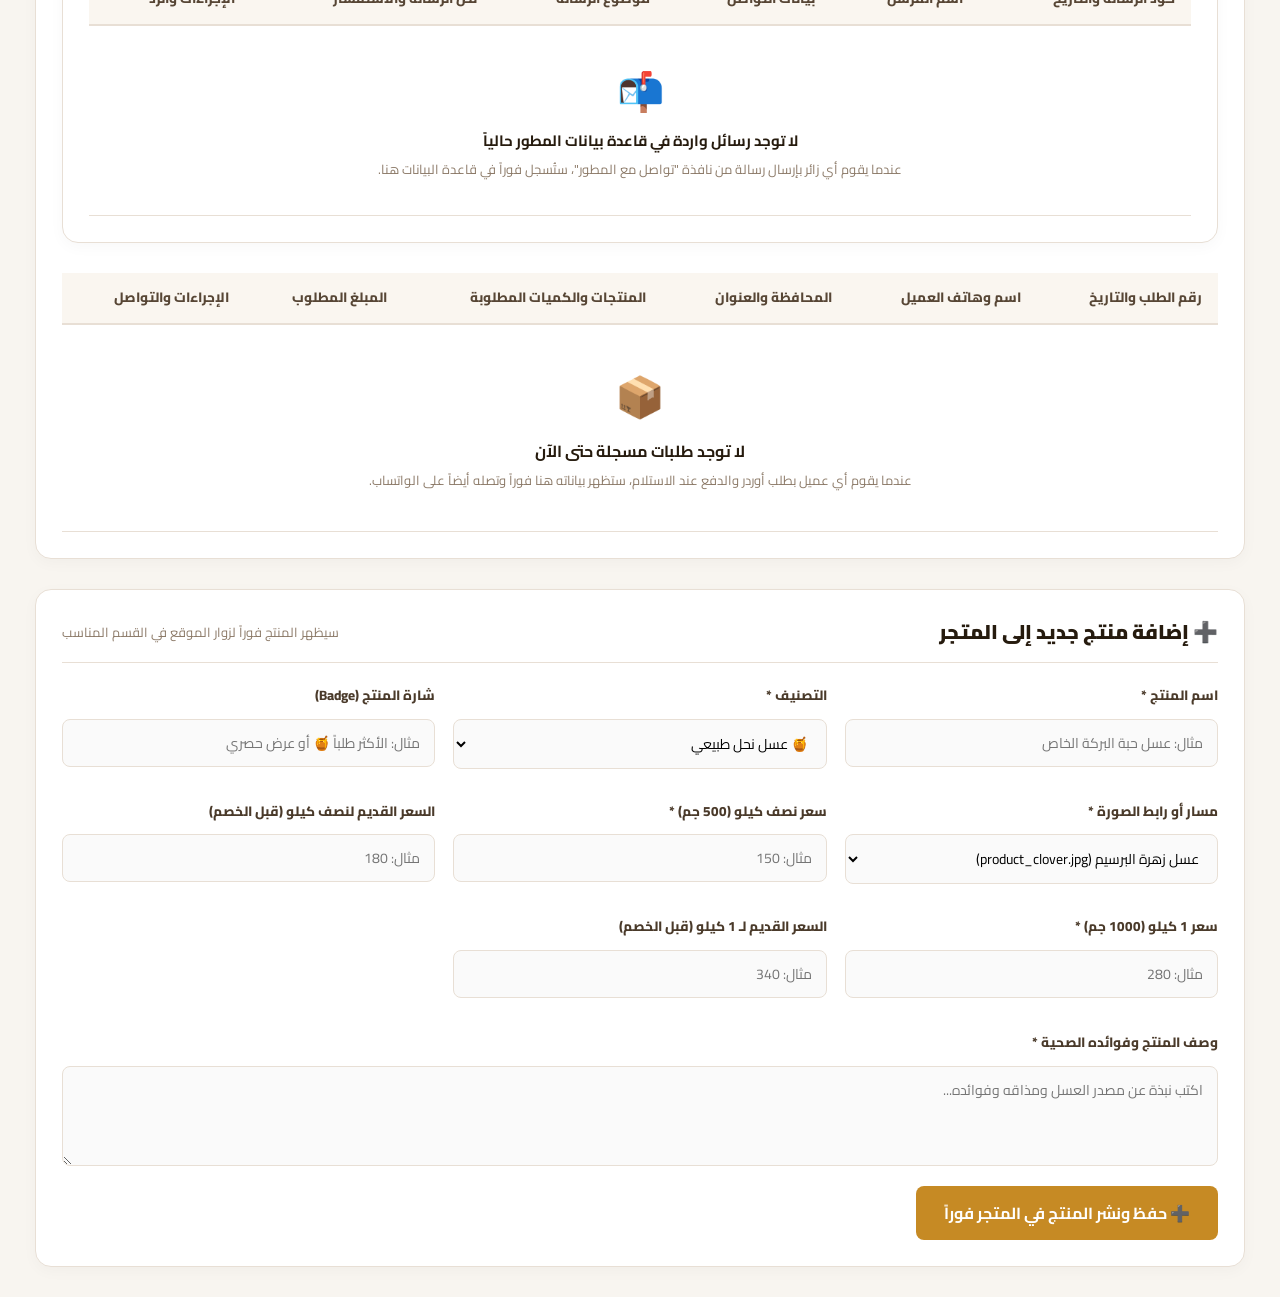
<file: admin.html>
<!DOCTYPE html>
<html lang="ar" dir="rtl">
<head>
  <meta charset="UTF-8">
  <meta name="viewport" content="width=device-width, initial-scale=1.0">
  <title>لوحة تحكم إدارة متجر عسل امتياز | Admin Dashboard</title>
  
  <!-- Google Fonts: Cairo -->
  <link rel="preconnect" href="https://fonts.googleapis.com">
  <link rel="preconnect" href="https://fonts.gstatic.com" crossorigin>
  <link href="https://fonts.googleapis.com/css2?family=Cairo:wght@400;500;600;700;800;900&display=swap" rel="stylesheet">
  
  <link rel="stylesheet" href="css/style.css">
  
  <style>
    :root {
      --admin-bg: #F8F5F0;
      --admin-card: #FFFFFF;
      --admin-border: #E8DFD5;
      --admin-primary: #C68A24;
      --admin-dark: #261B0E;
      --admin-accent: #2E7D32;
      --admin-danger: #D32F2F;
    }
    
    body {
      background: var(--admin-bg);
      font-family: 'Cairo', sans-serif;
      color: var(--admin-dark);
      margin: 0;
      padding: 0;
    }
    
    .admin-navbar {
      background: #1C140A;
      color: #FFFFFF;
      padding: 16px 28px;
      display: flex;
      justify-content: space-between;
      align-items: center;
      box-shadow: 0 4px 15px rgba(0,0,0,0.15);
      position: sticky;
      top: 0;
      z-index: 1000;
    }
    
    .admin-brand {
      display: flex;
      align-items: center;
      gap: 12px;
      text-decoration: none;
      color: #FFFFFF;
    }
    
    .admin-brand-icon {
      font-size: 28px;
    }
    
    .admin-brand h1 {
      font-size: 20px;
      font-weight: 900;
      margin: 0;
      color: #F8C360;
    }
    
    .admin-brand span {
      font-size: 12px;
      color: #D6C4B2;
    }
    
    .admin-nav-actions {
      display: flex;
      align-items: center;
      gap: 12px;
    }
    
    .btn-storefront {
      background: #C68A24;
      color: #FFFFFF;
      padding: 9px 18px;
      border-radius: 8px;
      text-decoration: none;
      font-size: 14px;
      font-weight: 700;
      display: flex;
      align-items: center;
      gap: 6px;
      transition: background 0.2s;
    }
    
    .btn-storefront:hover {
      background: #DF9F32;
    }
    
    .btn-logout {
      background: rgba(255,255,255,0.1);
      border: 1px solid rgba(255,255,255,0.25);
      color: #FFFFFF;
      padding: 8px 14px;
      border-radius: 8px;
      font-size: 13px;
      font-weight: 700;
      cursor: pointer;
      font-family: 'Cairo', sans-serif;
      transition: all 0.2s;
    }
    
    .btn-logout:hover {
      background: var(--admin-danger);
      border-color: var(--admin-danger);
    }
    
    .admin-container {
      max-width: 1250px;
      margin: 30px auto;
      padding: 0 20px;
    }
    
    .admin-stats-grid {
      display: grid;
      grid-template-columns: repeat(auto-fit, minmax(240px, 1fr));
      gap: 18px;
      margin-bottom: 30px;
    }
    
    .stat-card {
      background: var(--admin-card);
      border: 1px solid var(--admin-border);
      border-radius: 14px;
      padding: 22px;
      box-shadow: 0 4px 12px rgba(0,0,0,0.03);
      display: flex;
      align-items: center;
      gap: 16px;
    }
    
    .stat-icon {
      width: 54px;
      height: 54px;
      border-radius: 12px;
      background: #FFF4E5;
      display: flex;
      align-items: center;
      justify-content: center;
      font-size: 26px;
      color: var(--admin-primary);
    }
    
    .stat-info h4 {
      margin: 0 0 4px;
      font-size: 13px;
      color: #8C7A68;
    }
    
    .stat-info .stat-value {
      margin: 0;
      font-size: 26px;
      font-weight: 900;
      color: var(--admin-dark);
    }
    
    .admin-card-section {
      background: var(--admin-card);
      border: 1px solid var(--admin-border);
      border-radius: 16px;
      padding: 26px;
      margin-bottom: 30px;
      box-shadow: 0 4px 15px rgba(0,0,0,0.03);
    }
    
    .admin-card-header {
      display: flex;
      justify-content: space-between;
      align-items: center;
      margin-bottom: 22px;
      padding-bottom: 14px;
      border-bottom: 1px solid var(--admin-border);
      flex-wrap: wrap;
      gap: 12px;
    }
    
    .admin-card-header h2 {
      font-size: 20px;
      font-weight: 900;
      margin: 0;
      display: flex;
      align-items: center;
      gap: 10px;
      color: var(--admin-dark);
    }
    
    .admin-table-wrap {
      overflow-x: auto;
    }
    
    .admin-table {
      width: 100%;
      border-collapse: collapse;
      text-align: right;
    }
    
    .admin-table th {
      background: #FAF6F0;
      padding: 14px 16px;
      font-size: 13.5px;
      font-weight: 800;
      color: #574635;
      border-bottom: 2px solid var(--admin-border);
    }
    
    .admin-table td {
      padding: 14px 16px;
      font-size: 14px;
      border-bottom: 1px solid var(--admin-border);
      vertical-align: middle;
    }
    
    .admin-table tr:hover {
      background: #FFFDF9;
    }
    
    .prod-thumb {
      width: 56px;
      height: 56px;
      border-radius: 8px;
      object-fit: cover;
      border: 1px solid var(--admin-border);
    }
    
    .price-badge {
      background: #FFF4E5;
      color: #93600C;
      font-weight: 800;
      padding: 4px 10px;
      border-radius: 6px;
      font-size: 13px;
      display: inline-block;
    }
    
    .btn-action {
      padding: 6px 12px;
      border-radius: 6px;
      font-size: 12.5px;
      font-weight: 700;
      border: none;
      cursor: pointer;
      display: inline-flex;
      align-items: center;
      gap: 4px;
      font-family: 'Cairo', sans-serif;
      transition: opacity 0.2s;
    }
    
    .btn-edit {
      background: #E8F0FE;
      color: #1A73E8;
    }
    
    .btn-delete {
      background: #FCE8E6;
      color: var(--admin-danger);
    }
    
    .btn-action:hover {
      opacity: 0.85;
    }
    
    .form-grid {
      display: grid;
      grid-template-columns: repeat(auto-fit, minmax(280px, 1fr));
      gap: 18px;
      margin-bottom: 20px;
    }
    
    .form-group {
      display: flex;
      flex-direction: column;
      gap: 6px;
    }
    
    .form-group label {
      font-size: 13.5px;
      font-weight: 800;
      color: #4A3A2A;
    }
    
    .form-control {
      padding: 10px 14px;
      border: 1px solid var(--admin-border);
      border-radius: 8px;
      font-size: 14px;
      font-family: 'Cairo', sans-serif;
      outline: none;
      transition: border-color 0.2s;
      background: #FAFAFA;
    }
    
    .form-control:focus {
      border-color: var(--admin-primary);
      background: #FFFFFF;
    }
    
    /* LOGIN OVERLAY */
    .login-overlay {
      position: fixed;
      inset: 0;
      background: rgba(18, 12, 6, 0.94);
      z-index: 10000;
      display: flex;
      align-items: center;
      justify-content: center;
      padding: 20px;
      backdrop-filter: blur(8px);
    }
    
    .login-card {
      background: #FFFFFF;
      border-radius: 20px;
      padding: 36px 32px;
      width: 100%;
      max-width: 440px;
      box-shadow: 0 10px 40px rgba(0,0,0,0.4);
      text-align: center;
      border: 1px solid #E8DFD5;
      animation: popIn 0.3s ease-out;
    }
    
    @keyframes popIn {
      from { transform: scale(0.92); opacity: 0; }
      to { transform: scale(1); opacity: 1; }
    }
    
    .toast-msg {
      position: fixed;
      bottom: 25px;
      right: 25px;
      background: #2E7D32;
      color: #FFFFFF;
      padding: 14px 24px;
      border-radius: 10px;
      box-shadow: 0 6px 20px rgba(0,0,0,0.2);
      font-weight: 800;
      font-size: 14px;
      display: none;
      z-index: 9999;
      animation: fadeIn 0.3s;
    }
    
    @keyframes fadeIn {
      from { opacity: 0; transform: translateY(15px); }
      to { opacity: 1; transform: translateY(0); }
    }
  </style>
</head>
<body>

  <!-- SECURE LOGIN MODAL -->
  <div class="login-overlay" id="loginOverlay">
    <div class="login-card">
      <div style="font-size: 50px; margin-bottom: 12px;">🔐</div>
      <h2 style="font-size: 22px; font-weight: 900; color: #261B0E; margin: 0 0 8px;">لوحة تحكم عسل امتياز</h2>
      <p style="font-size: 13.5px; color: #8C7A68; margin: 0 0 24px; line-height: 1.6;">هذه الصفحة محمية. يرجى إدخال كلمة مرور الإدارة المعتمدة لتعديل الأسعار والمنتجات.</p>
      
      <form id="loginForm" onsubmit="handleAdminLogin(event)">
        <div class="form-group" style="text-align: right; margin-bottom: 18px;">
          <label style="font-weight: 800;">كلمة مرور الإدارة *</label>
          <input type="password" id="adminPasswordInput" class="form-control" placeholder="اكتب كلمة المرور..." required style="font-size: 16px; padding: 12px;">
        </div>

        <div id="loginErrorMsg" style="color: #D32F2F; font-size: 13px; font-weight: 800; margin-bottom: 14px; display: none;">
          ❌ كلمة المرور غير صحيحة، يرجى المحاولة مجدداً!
        </div>

        <button type="submit" class="btn-storefront" style="width: 100%; justify-content: center; padding: 13px; font-size: 16px;">
          🔓 تسجيل الدخول للإدارة
        </button>
      </form>
      
      <div style="margin-top: 20px; font-size: 12.5px; color: #8C7A68;">
        المطور والمصمم: <strong style="color: #261B0E;">Mahmoud Osman</strong>
      </div>
    </div>
  </div>

  <!-- NAVBAR -->
  <header class="admin-navbar">
    <a href="#" class="admin-brand">
      <div class="admin-brand-icon">🍯</div>
      <div>
        <h1>لوحة تحكم عسل امتياز</h1>
        <span>إدارة المنتجات والأسعار والصور</span>
      </div>
    </a>
    
    <div class="admin-nav-actions">
      <button type="button" class="btn-action" style="background: #4A3A2A; color: #FFF; padding: 9px 16px;" onclick="resetToDefaults()">
        🔄 استعادة الافتراضي
      </button>
      <a href="index.html" class="btn-storefront" target="_blank">
        👁️ فتح المتجر كعميل
      </a>
      <button type="button" class="btn-logout" onclick="handleAdminLogout()">
        🔒 خروج
      </button>
    </div>
  </header>

  <div class="admin-container">
    
    <!-- STATS -->
    <div class="admin-stats-grid">
      <div class="stat-card">
        <div class="stat-icon">📦</div>
        <div class="stat-info">
          <h4>إجمالي المنتجات المعروضة</h4>
          <p class="stat-value" id="statTotalProducts">9</p>
        </div>
      </div>
      
      <div class="stat-card">
        <div class="stat-icon">📱</div>
        <div class="stat-info">
          <h4>رقم الواتساب لاستقبال الطلبات</h4>
          <p class="stat-value" style="font-size: 18px; color: #2E7D32;">01034161648</p>
        </div>
      </div>
      
      <div class="stat-card">
        <div class="stat-icon">👨‍💻</div>
        <div class="stat-info">
          <h4>المطور والمصمم</h4>
          <p class="stat-value" style="font-size: 17px;">Mahmoud Osman</p>
        </div>
      </div>
      <div class="stat-card">
        <div class="stat-icon">🛒</div>
        <div class="stat-info">
          <h4>إجمالي طلبات العملاء</h4>
          <p class="stat-value" id="statTotalOrders" style="color: #2E7D32;">0</p>
        </div>
      </div>
      <div class="stat-card">
        <div class="stat-icon">📬</div>
        <div class="stat-info">
          <h4>رسائل واستفسارات المطور</h4>
          <p class="stat-value" id="statDevMessages" style="color: #1976D2;">0</p>
        </div>
      </div>
    </div>

    <!-- PRODUCTS TABLE -->
    <div class="admin-card-section">
      <div class="admin-card-header">
        <h2>📋 قائمة المنتجات والأسعار الحالية</h2>
        <span style="font-size: 13px; color: #8C7A68;">يمكنك تعديل أي سعر أو اسم أو حذف منتج مباشرة</span>
      </div>

      <div class="admin-table-wrap">
        <table class="admin-table">
          <thead>
            <tr>
              <th>الصورة</th>
              <th>اسم المنتج</th>
              <th>التصنيف</th>
              <th>سعر نصف كيلو (500 جم)</th>
              <th>سعر 1 كيلو (1000 جم)</th>
              <th>التقييم</th>
              <th>إجراءات</th>
            </tr>
          </thead>
          <tbody id="adminProductsTable">
            <!-- Rendered by JS -->
          </tbody>
        </table>
      </div>
    </div>

    <!-- CUSTOMER ORDERS TABLE -->
    <div class="admin-card-section" id="ordersSection">
      <div class="admin-card-header">
        <h2>🛒 سجل طلبات العملاء الواردة من المتجر</h2>
        <div style="display: flex; gap: 10px; align-items: center;">
          <button type="button" class="btn-storefront" onclick="renderAdminOrders()" style="padding: 7px 14px; font-size: 13px;">🔄 تحديث الطلبات</button>
          <button type="button" class="btn-action btn-delete" onclick="clearAllOrders()" style="padding: 7px 14px; font-size: 13px;">🗑️ مسح السجل</button>
        </div>
      </div>

    <!-- DEVELOPER MESSAGES DATABASE -->
    <div class="admin-card-section" id="devMessagesSection">
      <div class="admin-card-header">
        <h2>📬 قاعدة بيانات رسائل واستفسارات المطور (Mahmoud Osman)</h2>
        <div style="display: flex; gap: 10px; align-items: center; flex-wrap: wrap;">
          <button type="button" class="btn-storefront" onclick="renderDevMessages()" style="padding: 7px 14px; font-size: 13px;">🔄 تحديث الرسائل</button>
          <button type="button" class="btn-storefront" onclick="exportDevMessages()" style="padding: 7px 14px; font-size: 13px; background: #1976D2;">📥 تصدير الداتا بيز (JSON)</button>
          <button type="button" class="btn-action btn-delete" onclick="clearDevMessages()" style="padding: 7px 14px; font-size: 13px;">🧹 مسح الرسائل</button>
        </div>
      </div>

      <div class="admin-table-wrap">
        <table class="admin-table">
          <thead>
            <tr>
              <th>كود الرسالة والتاريخ</th>
              <th>اسم المرسل</th>
              <th>بيانات التواصل</th>
              <th>موضوع الرسالة</th>
              <th>نص الرسالة والاستفسار</th>
              <th>الإجراءات والرد</th>
            </tr>
          </thead>
          <tbody id="adminDevMessagesTable">
            <!-- Rendered by JS -->
          </tbody>
        </table>
      </div>
    </div>

      <div class="admin-table-wrap">
        <table class="admin-table">
          <thead>
            <tr>
              <th>رقم الطلب والتاريخ</th>
              <th>اسم وهاتف العميل</th>
              <th>المحافظة والعنوان</th>
              <th>المنتجات والكميات المطلوبة</th>
              <th>المبلغ المطلوب</th>
              <th>الإجراءات والتواصل</th>
            </tr>
          </thead>
          <tbody id="adminOrdersTable">
            <!-- Rendered by JS -->
          </tbody>
        </table>
      </div>
    </div>



    <!-- ADD PRODUCT FORM -->
    <div class="admin-card-section">
      <div class="admin-card-header">
        <h2>➕ إضافة منتج جديد إلى المتجر</h2>
        <span style="font-size: 13px; color: #8C7A68;">سيظهر المنتج فوراً لزوار الموقع في القسم المناسب</span>
      </div>

      <form id="addProductForm">
        <div class="form-grid">
          <div class="form-group">
            <label>اسم المنتج *</label>
            <input type="text" id="newProdName" class="form-control" placeholder="مثال: عسل حبة البركة الخاص" required>
          </div>

          <div class="form-group">
            <label>التصنيف *</label>
            <select id="newProdCategory" class="form-control" required>
              <option value="honey">🍯 عسل نحل طبيعي</option>
              <option value="nuts">🌰 عسل بالمكسرات</option>
              <option value="honeycomb">🐝 شمع العسل الطبيعي</option>
              <option value="bundles">💥 عروض وبكجات التوفير</option>
            </select>
          </div>

          <div class="form-group">
            <label>شارة المنتج (Badge)</label>
            <input type="text" id="newProdBadge" class="form-control" placeholder="مثال: الأكثر طلباً 🍯 أو عرض حصري">
          </div>

          <div class="form-group">
            <label>مسار أو رابط الصورة *</label>
            <select id="newProdImage" class="form-control" required>
              <option value="images/product_clover.jpg">عسل زهرة البرسيم (product_clover.jpg)</option>
              <option value="images/product_citrus.jpg">عسل زهرة الموالح (product_citrus.jpg)</option>
              <option value="images/product_blackseed.jpg">عسل حبة البركة (product_blackseed.jpg)</option>
              <option value="images/product_marjoram.jpg">عسل البردقوش (product_marjoram.jpg)</option>
              <option value="images/product_nuts.jpg">عسل بالمكسرات (product_nuts.jpg)</option>
              <option value="images/product_honeycomb_clover.jpg">شمع العسل (product_honeycomb_clover.jpg)</option>
              <option value="images/product_sidr.jpg">عسل السدر الجبلي (product_sidr.jpg)</option>
              <option value="images/product_happy_mix.jpg">خلطة السعادة للمتزوجين (product_happy_mix.jpg)</option>
              <option value="images/product_bundle.jpg">بكج التوفير 3 برطمانات (product_bundle.jpg)</option>
            </select>
          </div>

          <div class="form-group">
            <label>سعر نصف كيلو (500 جم) *</label>
            <input type="number" id="newProdPrice500" class="form-control" placeholder="مثال: 150" required min="10">
          </div>

          <div class="form-group">
            <label>السعر القديم لنصف كيلو (قبل الخصم)</label>
            <input type="number" id="newProdOldPrice500" class="form-control" placeholder="مثال: 180">
          </div>

          <div class="form-group">
            <label>سعر 1 كيلو (1000 جم) *</label>
            <input type="number" id="newProdPrice1000" class="form-control" placeholder="مثال: 280" required min="10">
          </div>

          <div class="form-group">
            <label>السعر القديم لـ 1 كيلو (قبل الخصم)</label>
            <input type="number" id="newProdOldPrice1000" class="form-control" placeholder="مثال: 340">
          </div>
        </div>

        <div class="form-group" style="margin-bottom: 20px;">
          <label>وصف المنتج وفوائده الصحية *</label>
          <textarea id="newProdDesc" class="form-control" rows="3" placeholder="اكتب نبذة عن مصدر العسل ومذاقه وفوائده..." required></textarea>
        </div>

        <button type="submit" class="btn-storefront" style="padding: 12px 28px; font-size: 16px;">
          ➕ حفظ ونشر المنتج في المتجر فوراً
        </button>
      </form>
    </div>

  </div>

  <!-- EDIT MODAL -->
  <div class="modal-overlay" id="editModal">
    <div class="modal-card" style="max-width: 550px;">
      <button type="button" class="modal-close" onclick="closeEditModal()">✕</button>
      
      <h2 style="font-size: 20px; font-weight: 900; margin-bottom: 16px; color: #261B0E;">تعديل بيانات المنتج والأسعار</h2>
      
      <form id="editProductForm">
        <input type="hidden" id="editProdId">
        
        <div class="form-group" style="margin-bottom: 12px;">
          <label>اسم المنتج *</label>
          <input type="text" id="editProdName" class="form-control" required>
        </div>

        <div class="form-grid" style="grid-template-columns: 1fr 1fr; margin-bottom: 12px;">
          <div class="form-group">
            <label>سعر نصف كيلو (ج.م) *</label>
            <input type="number" id="editProdPrice500" class="form-control" required>
          </div>
          <div class="form-group">
            <label>السعر القديم لنصف كيلو</label>
            <input type="number" id="editProdOldPrice500" class="form-control">
          </div>
        </div>

        <div class="form-grid" style="grid-template-columns: 1fr 1fr; margin-bottom: 16px;">
          <div class="form-group">
            <label>سعر 1 كيلو (ج.م) *</label>
            <input type="number" id="editProdPrice1000" class="form-control" required>
          </div>
          <div class="form-group">
            <label>السعر القديم لـ 1 كيلو</label>
            <input type="number" id="editProdOldPrice1000" class="form-control">
          </div>
        </div>

        <div class="form-group" style="margin-bottom: 20px;">
          <label>صورة المنتج</label>
          <select id="editProdImage" class="form-control">
            <option value="images/product_clover.jpg">عسل زهرة البرسيم</option>
            <option value="images/product_citrus.jpg">عسل زهرة الموالح</option>
            <option value="images/product_blackseed.jpg">عسل حبة البركة</option>
            <option value="images/product_marjoram.jpg">عسل البردقوش</option>
            <option value="images/product_nuts.jpg">عسل بالمكسرات</option>
            <option value="images/product_honeycomb_clover.jpg">شمع العسل</option>
            <option value="images/product_sidr.jpg">عسل السدر الجبلي</option>
            <option value="images/product_happy_mix.jpg">خلطة السعادة للمتزوجين</option>
            <option value="images/product_bundle.jpg">بكج التوفير 3 برطمانات</option>
          </select>
        </div>

        <button type="submit" class="btn-storefront" style="width: 100%; justify-content: center; padding: 12px;">
          💾 حفظ التعديلات وتحديث المتجر
        </button>
      </form>
    </div>
  </div>

  <div class="toast-msg" id="adminToast">تم الحفظ بنجاح!</div>

  <script src="js/app.js"></script>
  <script>
    // =================== نظام الحماية بكلمة المرور المعتمدة ===================
    const ADMIN_CORRECT_PASSWORD = "hag27803@;";

    function checkAuth() {
      const isAuth = sessionStorage.getItem('emtiaz_admin_authenticated') === 'true';
      const overlay = document.getElementById('loginOverlay');
      if (overlay) {
        overlay.style.display = isAuth ? 'none' : 'flex';
      }
    }

    function handleAdminLogin(e) {
      e.preventDefault();
      const input = document.getElementById('adminPasswordInput');
      const err = document.getElementById('loginErrorMsg');
      
      if (input && input.value.trim() === ADMIN_CORRECT_PASSWORD) {
        sessionStorage.setItem('emtiaz_admin_authenticated', 'true');
        checkAuth();
        showToast('🔓 مرحباً بك في لوحة تحكم عسل امتياز!');
      } else {
        if (err) err.style.display = 'block';
        input.value = '';
        input.focus();
      }
    }

    function handleAdminLogout() {
      sessionStorage.removeItem('emtiaz_admin_authenticated');
      checkAuth();
    }

    document.addEventListener('DOMContentLoaded', () => {
      checkAuth();
      renderAdminTable(); renderAdminOrders(); renderDevMessages();
      
      const addForm = document.getElementById('addProductForm');
      if (addForm) addForm.addEventListener('submit', handleAddProduct);
      
      const editForm = document.getElementById('editProductForm');
      if (editForm) editForm.addEventListener('submit', handleSaveEdit);
    });

    function getAdminProducts() {
      const stored = localStorage.getItem('emtiaz_custom_products');
      if (stored) {
        try { return JSON.parse(stored); } catch(e){}
      }
      return PRODUCTS;
    }

    function saveAdminProducts(prods) {
      localStorage.setItem('emtiaz_custom_products', JSON.stringify(prods));
      renderAdminTable();
      showToast('✅ تم تحديث بيانات المتجر بنجاح!');
    }

    function renderAdminTable() {
      const prods = getAdminProducts();
      const tbody = document.getElementById('adminProductsTable');
      const statTotal = document.getElementById('statTotalProducts');
      if (statTotal) statTotal.textContent = prods.length;
      
      if (!tbody) return;
      
      tbody.innerHTML = prods.map((p, index) => {
        const p500 = p.weights['500'] ? p.weights['500'].price + ' ج.م' : '-';
        const p1000 = p.weights['1000'] ? p.weights['1000'].price + ' ج.م' : '-';
        
        return `
          <tr>
            <td><img src="${p.image}" class="prod-thumb" alt="${p.name}"></td>
            <td><strong>${p.name}</strong><br><small style="color: #8C7A68;">${p.badge || ''}</small></td>
            <td>${getCategoryLabel(p.category)}</td>
            <td><span class="price-badge">${p500}</span></td>
            <td><span class="price-badge">${p1000}</span></td>
            <td>⭐ ${p.rating} (${p.reviews})</td>
            <td>
              <button type="button" class="btn-action btn-edit" onclick="openEditModal('${p.id}')">✏️ تعديل</button>
              <button type="button" class="btn-action btn-delete" onclick="deleteProduct('${p.id}')">🗑️ حذف</button>
            </td>
          </tr>
        `;
      }).join('');
    }

    function openEditModal(id) {
      const prods = getAdminProducts();
      const p = prods.find(x => x.id === id);
      if (!p) return;

      document.getElementById('editProdId').value = p.id;
      document.getElementById('editProdName').value = p.name;
      document.getElementById('editProdPrice500').value = p.weights['500'] ? p.weights['500'].price : '';
      document.getElementById('editProdOldPrice500').value = p.weights['500'] ? p.weights['500'].oldPrice : '';
      document.getElementById('editProdPrice1000').value = p.weights['1000'] ? p.weights['1000'].price : '';
      document.getElementById('editProdOldPrice1000').value = p.weights['1000'] ? p.weights['1000'].oldPrice : '';
      
      const imgSel = document.getElementById('editProdImage');
      if (imgSel) imgSel.value = p.image;

      document.getElementById('editModal').classList.add('open');
    }

    function closeEditModal() {
      document.getElementById('editModal').classList.remove('open');
    }

    function handleSaveEdit(e) {
      e.preventDefault();
      const id = document.getElementById('editProdId').value;
      const prods = getAdminProducts();
      const p = prods.find(x => x.id === id);
      if (!p) return;

      p.name = document.getElementById('editProdName').value;
      p.image = document.getElementById('editProdImage').value;
      
      const pr500 = parseInt(document.getElementById('editProdPrice500').value);
      const old500 = parseInt(document.getElementById('editProdOldPrice500').value) || Math.round(pr500 * 1.2);
      const pr1000 = parseInt(document.getElementById('editProdPrice1000').value);
      const old1000 = parseInt(document.getElementById('editProdOldPrice1000').value) || Math.round(pr1000 * 1.2);

      p.weights['500'] = { price: pr500, oldPrice: old500, label: 'نصف كيلو (500 جم)' };
      p.weights['1000'] = { price: pr1000, oldPrice: old1000, label: '1 كيلو (1000 جم)' };

      saveAdminProducts(prods);
      closeEditModal();
    }

    function handleAddProduct(e) {
      e.preventDefault();
      const name = document.getElementById('newProdName').value;
      const category = document.getElementById('newProdCategory').value;
      const badge = document.getElementById('newProdBadge').value || 'جديد ✨';
      const image = document.getElementById('newProdImage').value;
      const desc = document.getElementById('newProdDesc').value;
      
      const p500 = parseInt(document.getElementById('newProdPrice500').value);
      const old500 = parseInt(document.getElementById('newProdOldPrice500').value) || Math.round(p500 * 1.25);
      const p1000 = parseInt(document.getElementById('newProdPrice1000').value);
      const old1000 = parseInt(document.getElementById('newProdOldPrice1000').value) || Math.round(p1000 * 1.25);

      const newId = 'prod-' + Date.now();
      const newProd = {
        id: newId,
        name: name,
        category: category,
        badge: badge,
        image: image,
        description: desc,
        benefits: ['طبيعي ونقي 100% بدون أي تسخين', 'مفحوص معملياً ومطابق للمواصفات', 'شحن مجاني لكافة المحافظات'],
        rating: 5.0,
        reviews: 1,
        weights: {
          500: { price: p500, oldPrice: old500, label: 'نصف كيلو (500 جم)' },
          1000: { price: p1000, oldPrice: old1000, label: '1 كيلو (1000 جم)' }
        },
        defaultWeight: 500
      };

      const prods = getAdminProducts();
      prods.push(newProd);
      saveAdminProducts(prods);
      document.getElementById('addProductForm').reset();
      showToast('🎉 تم إضافة المنتج الجديد بنجاح!');
    }

    function deleteProduct(id) {
      if (!confirm('هل أنت متأكد من حذف هذا المنتج من المتجر؟')) return;
      let prods = getAdminProducts();
      prods = prods.filter(x => x.id !== id);
      saveAdminProducts(prods);
      showToast('🗑️ تم حذف المنتج من المتجر.');
    }

    function resetToDefaults() {
      if (!confirm('هل تريد استعادة قائمة المنتجات والأسعار الافتراضية الأصلية؟')) return;
      localStorage.removeItem('emtiaz_custom_products');
      renderAdminTable();
      showToast('🔄 تمت استعادة المنتجات الافتراضية بنجاح.');
    }

    
    // =================== إدارة ومتابعة طلبات العملاء ===================
    function getAdminOrders() {
      try {
        return JSON.parse(localStorage.getItem('emtiaz_orders') || '[]');
      } catch(e) {
        return [];
      }
    }

    function renderAdminOrders() {
      const orders = getAdminOrders();
      const tbody = document.getElementById('adminOrdersTable');
      const statOrders = document.getElementById('statTotalOrders');
      if (statOrders) statOrders.textContent = orders.length;

      if (!tbody) return;

      if (orders.length === 0) {
        tbody.innerHTML = `
          <tr>
            <td colspan="6" style="text-align: center; padding: 40px 20px; color: #8C7A68;">
              <div style="font-size: 40px; margin-bottom: 10px;">📦</div>
              <h3 style="margin: 0 0 6px; color: var(--admin-dark); font-size: 16px;">لا توجد طلبات مسجلة حتى الآن</h3>
              <p style="margin: 0; font-size: 13px;">عندما يقوم أي عميل بطلب أوردر والدفع عند الاستلام، ستظهر بياناته هنا فوراً وتصله أيضاً على الواتساب.</p>
            </td>
          </tr>
        `;
        return;
      }

      tbody.innerHTML = orders.map((o, idx) => {
        const cust = o.customer || {};
        const items = o.items || [];
        const itemsHtml = items.map(it => `• <b>${it.name || ''}</b> (${it.weight || ''}) × ${it.qty || 1} [${it.price * it.qty} ج.م]`).join('<br>');
        const cleanPhone = (cust.phone || '').replace(/[^0-9]/g, '');
        const waLink = `https://wa.me/2${cleanPhone}?text=${encodeURIComponent(`السلام عليكم ورحمة الله، أهلاً بك يا ${cust.name}! بخصوص طلبك رقم ${o.id} من متجر عسل امتياز...`)}`;

        return `
          <tr>
            <td>
              <strong style="color: var(--admin-accent);">${o.id}</strong><br>
              <small style="color: #8C7A68;">${o.date || ''}</small>
            </td>
            <td>
              <strong>${cust.name || 'غير محدد'}</strong><br>
              <a href="${waLink}" target="_blank" style="color: #2E7D32; font-weight: 800; text-decoration: none; display: inline-flex; align-items: center; gap: 4px; margin-top: 4px;">
                💬 ${cust.phone || ''}
              </a>
            </td>
            <td>
              <strong>${cust.gov || ''}</strong><br>
              <small style="color: #574635; line-height: 1.4; display: inline-block;">${cust.address || ''}</small>
              ${cust.notes ? `<br><small style="color: #C68A24;">📝 ${cust.notes}</small>` : ''}
            </td>
            <td style="font-size: 13px; line-height: 1.6;">
              ${itemsHtml}
            </td>
            <td>
              <span class="price-badge" style="background: #E8F5E9; color: #2E7D32; font-size: 15px;">${o.total || 0} ج.م</span>
              <br><small style="color: #2E7D32;">شحن مجاني 🚚</small>
            </td>
            <td>
              <a href="${waLink}" target="_blank" class="btn-storefront" style="padding: 6px 12px; font-size: 12px; text-decoration: none; margin-bottom: 6px; display: inline-block;">
                💬 مراسلة واتساب
              </a>
              <button type="button" class="btn-action btn-delete" onclick="deleteOrder('${o.id}')" style="padding: 6px 10px; font-size: 12px;">
                🗑️ حذف
              </button>
            </td>
          </tr>
        `;
      }).join('');
    }

    function deleteOrder(orderId) {
      if (!confirm(`هل أنت متأكد من حذف الطلب ${orderId}؟`)) return;
      let orders = getAdminOrders();
      orders = orders.filter(o => o.id !== orderId);
      localStorage.setItem('emtiaz_orders', JSON.stringify(orders));
      renderAdminOrders();
      showToast('🗑️ تم حذف الطلب بنجاح.');
    }

    function clearAllOrders() {
      if (!confirm('هل أنت متأكد من مسح جميع سجلات الطلبات؟')) return;
      localStorage.removeItem('emtiaz_orders');
      renderAdminOrders();
      showToast('🧹 تم مسح سجل الطلبات بالكامل.');
    }

    function copyAdminLink() {
      const inp = document.getElementById('adminStoreLink');
      if (inp) {
        navigator.clipboard.writeText(inp.value).then(() => {
          showToast('📋 تم نسخ رابط المتجر بنجاح!');
        }).catch(() => {
          inp.select();
          document.execCommand('copy');
          showToast('📋 تم نسخ رابط المتجر بنجاح!');
        });
      }
    }

    
    // =================== قاعدة بيانات رسائل المطور ===================
    function getDevMessages() {
      try {
        return JSON.parse(localStorage.getItem('emtiaz_dev_messages') || '[]');
      } catch(e) {
        return [];
      }
    }

    function renderDevMessages() {
      const msgs = getDevMessages();
      const tbody = document.getElementById('adminDevMessagesTable');
      const statCounter = document.getElementById('statDevMessages');
      if (statCounter) statCounter.textContent = msgs.length;

      if (!tbody) return;

      if (msgs.length === 0) {
        tbody.innerHTML = `
          <tr>
            <td colspan="6" style="text-align: center; padding: 35px 20px; color: #8C7A68;">
              <div style="font-size: 38px; margin-bottom: 8px;">📬</div>
              <h3 style="margin: 0 0 6px; color: var(--admin-dark); font-size: 15px;">لا توجد رسائل واردة في قاعدة بيانات المطور حالياً</h3>
              <p style="margin: 0; font-size: 13px;">عندما يقوم أي زائر بإرسال رسالة من نافذة "تواصل مع المطور"، ستُسجل فوراً في قاعدة البيانات هنا.</p>
            </td>
          </tr>
        `;
        return;
      }

      tbody.innerHTML = msgs.map((m, idx) => {
        const contact = m.sender_contact || '';
        const isPhone = contact.match(/^01[0-9]{9}$/);
        const isEmail = contact.includes('@');
        
        let contactAction = '';
        if (isPhone) {
          contactAction = `<a href="https://wa.me/2${contact}" target="_blank" style="color: #2E7D32; font-weight: bold; text-decoration: none; display: inline-flex; align-items: center; gap: 4px;">💬 واتساب: ${contact}</a>`;
        } else if (isEmail) {
          contactAction = `<a href="mailto:${contact}" style="color: #1976D2; font-weight: bold; text-decoration: underline;">✉️ ${contact}</a>`;
        } else {
          contactAction = `<span>${contact}</span>`;
        }

        return `
          <tr>
            <td>
              <strong style="color: #1976D2;">${m.id || 'MSG-' + (idx+1)}</strong><br>
              <small style="color: #8C7A68;">${m.date || ''}</small>
            </td>
            <td><strong>${m.sender_name || 'زائر المتجر'}</strong></td>
            <td>${contactAction}</td>
            <td><strong>${m.subject || 'بدون عنوان'}</strong></td>
            <td style="max-width: 320px; font-size: 13.5px; line-height: 1.5; color: #332617; white-space: pre-wrap;">${m.message || ''}</td>
            <td>
              ${isPhone ? `<a href="https://wa.me/2${contact}?text=${encodeURIComponent(`السلام عليكم ورحمة الله يا ${m.sender_name}، بخصوص رسالتك لمطور متجر عسل امتياز...`)}" target="_blank" class="btn-storefront" style="padding: 5px 10px; font-size: 12px; text-decoration: none; margin-bottom: 5px; display: inline-block;">💬 رد واتساب</a>` : ''}
              ${isEmail ? `<a href="mailto:${contact}?subject=${encodeURIComponent(`رد بخصوص: ${m.subject}`)}" class="btn-storefront" style="padding: 5px 10px; font-size: 12px; text-decoration: none; background: #1976D2; margin-bottom: 5px; display: inline-block;">✉️ رد إيميل</a>` : ''}
              <button type="button" class="btn-action btn-delete" onclick="deleteDevMessage('${m.id}')" style="padding: 5px 10px; font-size: 12px;">🗑️ حذف</button>
            </td>
          </tr>
        `;
      }).join('');
    }

    function deleteDevMessage(id) {
      if (!confirm('هل أنت متأكد من حذف هذه الرسالة من قاعدة البيانات؟')) return;
      let msgs = getDevMessages();
      msgs = msgs.filter(m => m.id !== id);
      localStorage.setItem('emtiaz_dev_messages', JSON.stringify(msgs));
      renderDevMessages();
      showToast('🗑️ تم حذف الرسالة بنجاح.');
    }

    function clearDevMessages() {
      if (!confirm('هل أنت متأكد من مسح جميع رسائل المطور من قاعدة البيانات؟')) return;
      localStorage.removeItem('emtiaz_dev_messages');
      renderDevMessages();
      showToast('🧹 تم تفريغ قاعدة بيانات رسائل المطور.');
    }

    function exportDevMessages() {
      const msgs = getDevMessages();
      if (msgs.length === 0) {
        alert('لا توجد رسائل لتصديرها حالياً.');
        return;
      }
      const dataStr = "data:text/json;charset=utf-8," + encodeURIComponent(JSON.stringify(msgs, null, 2));
      const downloadAnchor = document.createElement('a');
      downloadAnchor.setAttribute("href", dataStr);
      downloadAnchor.setAttribute("download", `emtiaz_dev_messages_${Date.now()}.json`);
      document.body.appendChild(downloadAnchor);
      downloadAnchor.click();
      downloadAnchor.remove();
      showToast('📥 تم تصدير قاعدة البيانات بنجاح!');
    }

    function showToast(msg) {
      const t = document.getElementById('adminToast');
      if (t) {
        t.textContent = msg;
        t.style.display = 'block';
        setTimeout(() => t.style.display = 'none', 3000);
      }
    }
  </script>
</body>
</html>
</file>
<file: css/style.css>
/* ==============================================================
   متجر عسل امتياز (Emtiaz Honey Store) - Modern Luxury E-Commerce CSS
   ============================================================== */

@import url('https://fonts.googleapis.com/css2?family=Cairo:wght@400;500;600;700;800;900&display=swap');

:root {
  --color-primary: #C97A18;
  --color-primary-dark: #8C4E05;
  --color-primary-light: #F7D08A;
  --color-accent: #1C5432;
  --color-accent-light: #2A7347;
  --color-bg: #FDF9F3;
  --color-card-bg: #FFFFFF;
  --color-warm-cream: #FFF4E5;
  --color-text: #261B0E;
  --color-text-muted: #6B563E;
  --color-border: #EADBCE;
  --color-danger: #D92525;
  --shadow-sm: 0 2px 8px rgba(140, 78, 5, 0.06);
  --shadow-md: 0 6px 20px rgba(140, 78, 5, 0.1);
  --shadow-lg: 0 12px 36px rgba(140, 78, 5, 0.15);
  --radius-sm: 8px;
  --radius-md: 14px;
  --radius-lg: 22px;
  --font-family: 'Cairo', sans-serif;
  --transition: all 0.25s ease-in-out;
}

* {
  margin: 0;
  padding: 0;
  box-sizing: border-box;
}

html {
  scroll-behavior: smooth;
}

body {
  font-family: var(--font-family);
  direction: rtl;
  text-align: right;
  background-color: var(--color-bg);
  color: var(--color-text);
  line-height: 1.6;
  overflow-x: hidden;
}

img {
  max-width: 100%;
  display: block;
}

button {
  font-family: inherit;
  cursor: pointer;
  border: none;
  outline: none;
}

a {
  text-decoration: none;
  color: inherit;
  transition: var(--transition);
}

.container {
  width: 100%;
  max-width: 1240px;
  margin: 0 auto;
  padding: 0 20px;
}

/* ================= TOP ANNOUNCEMENT BAR ================= */
.announcement-bar {
  background: var(--color-accent);
  color: #FFFFFF;
  font-size: 13px;
  font-weight: 700;
  padding: 8px 0;
  border-bottom: 1px solid rgba(255, 255, 255, 0.1);
}

.announcement-bar-container {
  display: flex;
  justify-content: space-between;
  align-items: center;
  flex-wrap: wrap;
  gap: 12px;
}

.announcement-promo {
  display: flex;
  align-items: center;
  gap: 10px;
  flex-wrap: wrap;
}

.announcement-bar .badge {
  background: var(--color-primary);
  color: #FFFFFF;
  font-size: 11px;
  font-weight: 900;
  padding: 3px 9px;
  border-radius: 20px;
}

.top-dev-credits {
  display: flex;
  align-items: center;
  gap: 10px;
  font-size: 12.5px;
  background: rgba(255, 255, 255, 0.12);
  padding: 4px 12px;
  border-radius: 20px;
  border: 1px solid rgba(255, 255, 255, 0.2);
}

.top-dev-credits strong {
  color: var(--color-primary-light);
}

.top-dev-email {
  color: #FFFFFF;
  text-decoration: underline;
  transition: opacity 0.2s;
}

.top-dev-email:hover {
  opacity: 0.85;
}

/* ================= HEADER & NAVBAR ================= */
.site-header {
  background: rgba(255, 255, 255, 0.95);
  backdrop-filter: blur(10px);
  position: sticky;
  top: 0;
  z-index: 1000;
  border-bottom: 1px solid var(--color-border);
  box-shadow: var(--shadow-sm);
  transition: var(--transition);
}

.header-container {
  display: flex;
  align-items: center;
  justify-content: space-between;
  height: 80px;
}

.brand-logo {
  display: flex;
  align-items: center;
  gap: 12px;
}

.brand-logo .logo-icon {
  width: 46px;
  height: 46px;
  background: linear-gradient(135deg, var(--color-primary), var(--color-primary-dark));
  color: #FFFFFF;
  border-radius: 12px;
  display: flex;
  align-items: center;
  justify-content: center;
  font-size: 24px;
  box-shadow: 0 4px 10px rgba(201, 122, 24, 0.3);
}

.brand-logo .brand-text {
  display: flex;
  flex-direction: column;
}

.brand-logo .brand-title {
  font-size: 26px;
  font-weight: 900;
  color: var(--color-primary-dark);
  line-height: 1.1;
  letter-spacing: -0.5px;
}

.brand-logo .brand-tagline {
  font-size: 11.5px;
  color: var(--color-text-muted);
  font-weight: 700;
}

.nav-links {
  display: flex;
  align-items: center;
  gap: 24px;
  list-style: none;
}

.nav-links li a {
  font-size: 15px;
  font-weight: 700;
  color: var(--color-text);
  padding: 8px 12px;
  border-radius: var(--radius-sm);
}

.nav-links li a:hover,
.nav-links li a.active {
  color: var(--color-primary);
  background: var(--color-warm-cream);
}

.mobile-only-nav {
  display: none;
}

.header-actions {
  display: flex;
  align-items: center;
  gap: 14px;
}

.search-btn, .cart-btn, .mobile-menu-btn {
  background: var(--color-warm-cream);
  color: var(--color-primary-dark);
  border: 1px solid var(--color-border);
  width: 44px;
  height: 44px;
  border-radius: 50%;
  display: flex;
  align-items: center;
  justify-content: center;
  font-size: 19px;
  position: relative;
  transition: var(--transition);
}

.search-btn:hover, .cart-btn:hover {
  background: var(--color-primary);
  color: #FFFFFF;
  border-color: var(--color-primary);
  transform: translateY(-2px);
}

.cart-count {
  position: absolute;
  top: -4px;
  left: -4px;
  background: var(--color-danger);
  color: #FFFFFF;
  font-size: 11px;
  font-weight: 900;
  width: 20px;
  height: 20px;
  border-radius: 50%;
  display: flex;
  align-items: center;
  justify-content: center;
  border: 2px solid #FFFFFF;
}

.mobile-menu-btn {
  display: none;
  flex-direction: column;
  justify-content: center;
  align-items: center;
  gap: 5px;
  cursor: pointer;
  padding: 0;
}

.mobile-menu-btn span {
  display: block;
  width: 20px;
  height: 2.5px;
  background-color: var(--color-primary-dark);
  border-radius: 2px;
  transition: all 0.3s ease;
}


/* ================= HERO SECTION ================= */
.hero-section {
  position: relative;
  background: linear-gradient(135deg, #FFF9EF 0%, #FEEECF 100%);
  padding: 60px 0 70px;
  overflow: hidden;
  border-bottom: 1px solid var(--color-border);
}

.hero-grid {
  display: grid;
  grid-template-columns: 1.1fr 0.9fr;
  align-items: center;
  gap: 40px;
}

.hero-content .hero-badge {
  display: inline-flex;
  align-items: center;
  gap: 8px;
  background: #FFFFFF;
  border: 1px solid var(--color-primary-light);
  padding: 6px 14px;
  border-radius: 30px;
  font-size: 13.5px;
  font-weight: 800;
  color: var(--color-primary-dark);
  margin-bottom: 18px;
  box-shadow: var(--shadow-sm);
}

.hero-title {
  font-size: clamp(34px, 5vw, 50px);
  font-weight: 900;
  color: var(--color-text);
  line-height: 1.25;
  margin-bottom: 16px;
}

.hero-title span {
  color: var(--color-primary);
}

.hero-desc {
  font-size: 16.5px;
  color: var(--color-text-muted);
  font-weight: 600;
  line-height: 1.8;
  margin-bottom: 28px;
  max-width: 580px;
}

.hero-buttons {
  display: flex;
  align-items: center;
  gap: 16px;
  flex-wrap: wrap;
}

.btn-primary {
  background: linear-gradient(135deg, var(--color-primary), var(--color-primary-dark));
  color: #FFFFFF;
  padding: 14px 28px;
  border-radius: 30px;
  font-size: 16px;
  font-weight: 800;
  display: inline-flex;
  align-items: center;
  gap: 10px;
  box-shadow: 0 6px 18px rgba(201, 122, 24, 0.35);
  transition: var(--transition);
}

.btn-primary:hover {
  transform: translateY(-3px);
  box-shadow: 0 9px 24px rgba(201, 122, 24, 0.45);
}

.btn-secondary {
  background: #FFFFFF;
  color: var(--color-accent);
  border: 2px solid var(--color-accent);
  padding: 13px 26px;
  border-radius: 30px;
  font-size: 16px;
  font-weight: 800;
  display: inline-flex;
  align-items: center;
  gap: 10px;
  transition: var(--transition);
}

.btn-secondary:hover {
  background: var(--color-accent);
  color: #FFFFFF;
  transform: translateY(-3px);
}

.hero-features {
  display: grid;
  grid-template-columns: repeat(3, 1fr);
  gap: 15px;
  margin-top: 36px;
  padding-top: 24px;
  border-top: 1px solid rgba(140, 78, 5, 0.15);
}

.hero-feature-item {
  display: flex;
  align-items: center;
  gap: 10px;
}

.hero-feature-item .icon {
  font-size: 24px;
}

.hero-feature-item .text b {
  display: block;
  font-size: 14px;
  color: var(--color-text);
  font-weight: 800;
}

.hero-feature-item .text small {
  font-size: 11.5px;
  color: var(--color-text-muted);
}

.hero-image-wrap {
  position: relative;
  border-radius: var(--radius-lg);
  overflow: hidden;
  box-shadow: var(--shadow-lg);
  border: 4px solid #FFFFFF;
}

.hero-image-wrap img {
  width: 100%;
  height: 100%;
  object-fit: cover;
  transition: transform 0.6s ease;
}

.hero-image-wrap:hover img {
  transform: scale(1.03);
}

.hero-float-badge {
  position: absolute;
  bottom: 20px;
  right: 20px;
  background: rgba(255, 255, 255, 0.95);
  backdrop-filter: blur(8px);
  padding: 12px 18px;
  border-radius: var(--radius-md);
  box-shadow: var(--shadow-md);
  display: flex;
  align-items: center;
  gap: 12px;
  border: 1px solid var(--color-primary-light);
}

.hero-float-badge .badge-icon {
  font-size: 28px;
}

.hero-float-badge .badge-info b {
  display: block;
  font-size: 14px;
  color: var(--color-primary-dark);
  font-weight: 900;
}

.hero-float-badge .badge-info small {
  font-size: 12px;
  color: var(--color-text-muted);
}

/* ================= FILTER & SEARCH BAR ================= */
.catalog-section {
  padding: 60px 0;
}

.section-head {
  text-align: center;
  margin-bottom: 35px;
}

.section-subtitle {
  color: var(--color-primary);
  font-weight: 800;
  font-size: 14px;
  text-transform: uppercase;
  letter-spacing: 1px;
}

.section-title {
  font-size: clamp(26px, 4vw, 36px);
  font-weight: 900;
  color: var(--color-text);
  margin: 6px 0 12px;
}

.section-desc {
  font-size: 15px;
  color: var(--color-text-muted);
  max-width: 600px;
  margin: 0 auto;
}

.filter-bar {
  display: flex;
  align-items: center;
  justify-content: space-between;
  gap: 20px;
  flex-wrap: wrap;
  background: #FFFFFF;
  padding: 14px 20px;
  border-radius: var(--radius-md);
  border: 1px solid var(--color-border);
  box-shadow: var(--shadow-sm);
  margin-bottom: 35px;
}

.filter-categories {
  display: flex;
  align-items: center;
  gap: 8px;
  flex-wrap: wrap;
}

.filter-btn {
  background: var(--color-bg);
  color: var(--color-text-muted);
  font-size: 14px;
  font-weight: 700;
  padding: 8px 16px;
  border-radius: 20px;
  border: 1px solid transparent;
  transition: var(--transition);
}

.filter-btn:hover {
  background: var(--color-warm-cream);
  color: var(--color-primary-dark);
}

.filter-btn.active {
  background: var(--color-primary);
  color: #FFFFFF;
  font-weight: 800;
  box-shadow: 0 3px 10px rgba(201, 122, 24, 0.25);
}

.search-box {
  position: relative;
  min-width: 250px;
}

.search-box input {
  width: 100%;
  height: 42px;
  padding: 0 40px 0 14px;
  border-radius: 20px;
  border: 1px solid var(--color-border);
  background: var(--color-bg);
  font-family: inherit;
  font-size: 13.5px;
}

.search-box input:focus {
  outline: none;
  border-color: var(--color-primary);
  background: #FFFFFF;
}

.search-box .search-icon {
  position: absolute;
  top: 50%;
  right: 14px;
  transform: translateY(-50%);
  color: var(--color-text-muted);
}

/* ================= PRODUCT GRID ================= */
.products-grid {
  display: grid;
  grid-template-columns: repeat(auto-fill, minmax(280px, 1fr));
  gap: 25px;
}

.product-card {
  background: var(--color-card-bg);
  border-radius: var(--radius-md);
  border: 1px solid var(--color-border);
  overflow: hidden;
  box-shadow: var(--shadow-sm);
  display: flex;
  flex-direction: column;
  transition: transform 0.25s ease, box-shadow 0.25s ease;
  position: relative;
}

.product-card:hover {
  transform: translateY(-5px);
  box-shadow: var(--shadow-md);
  border-color: var(--color-primary-light);
}

.product-badge-tag {
  position: absolute;
  top: 12px;
  right: 12px;
  background: var(--color-primary);
  color: #FFFFFF;
  font-size: 11px;
  font-weight: 800;
  padding: 4px 10px;
  border-radius: 20px;
  z-index: 2;
  box-shadow: 0 2px 6px rgba(0, 0, 0, 0.15);
}

.product-img-wrap {
  position: relative;
  aspect-ratio: 1 / 1;
  background: #FDF4E7;
  overflow: hidden;
  cursor: pointer;
}

.product-img-wrap img {
  width: 100%;
  height: 100%;
  object-fit: cover;
  transition: transform 0.4s ease;
}

.product-card:hover .product-img-wrap img {
  transform: scale(1.05);
}

.product-quick-btn {
  position: absolute;
  bottom: 12px;
  left: 50%;
  transform: translateX(-50%) translateY(20px);
  background: rgba(255, 255, 255, 0.95);
  color: var(--color-text);
  font-size: 12.5px;
  font-weight: 800;
  padding: 7px 16px;
  border-radius: 20px;
  opacity: 0;
  transition: var(--transition);
  box-shadow: var(--shadow-md);
  white-space: nowrap;
}

.product-card:hover .product-quick-btn {
  transform: translateX(-50%) translateY(0);
  opacity: 1;
}

.product-body {
  padding: 18px;
  display: flex;
  flex-direction: column;
  flex-grow: 1;
}

.product-category {
  font-size: 12px;
  color: var(--color-primary-dark);
  font-weight: 700;
  margin-bottom: 4px;
}

.product-title {
  font-size: 17.5px;
  font-weight: 800;
  color: var(--color-text);
  line-height: 1.35;
  margin-bottom: 8px;
  min-height: 48px;
}

.product-rating {
  display: flex;
  align-items: center;
  gap: 5px;
  font-size: 12px;
  color: #E6A21A;
  margin-bottom: 12px;
}

.product-rating span {
  color: var(--color-text-muted);
  font-size: 11px;
}

/* Weight Switcher Inside Card */
.weight-switcher {
  background: var(--color-bg);
  border: 1px solid var(--color-border);
  border-radius: 10px;
  padding: 3px;
  display: flex;
  gap: 4px;
  margin-bottom: 14px;
}

.weight-btn {
  flex: 1;
  background: transparent;
  color: var(--color-text-muted);
  font-size: 12.5px;
  font-weight: 700;
  padding: 5px 0;
  border-radius: 8px;
  text-align: center;
  transition: var(--transition);
}

.weight-btn.active {
  background: #FFFFFF;
  color: var(--color-primary-dark);
  font-weight: 800;
  box-shadow: 0 2px 5px rgba(0, 0, 0, 0.08);
}

/* Price & CTA */
.product-footer {
  margin-top: auto;
  display: flex;
  align-items: center;
  justify-content: space-between;
  gap: 10px;
  padding-top: 12px;
  border-top: 1px solid var(--color-border);
}

.product-price-box {
  display: flex;
  flex-direction: column;
}

.price-unit-old {
  font-size: 12px;
  color: #9C8978;
  text-decoration: line-through;
  line-height: 1;
}

.price-unit-current {
  font-size: 21px;
  font-weight: 900;
  color: var(--color-primary-dark);
  line-height: 1.1;
}

.price-unit-current span {
  font-size: 13px;
  font-weight: 700;
}

.btn-add-cart {
  background: var(--color-accent);
  color: #FFFFFF;
  font-size: 13.5px;
  font-weight: 800;
  padding: 9px 16px;
  border-radius: 10px;
  display: inline-flex;
  align-items: center;
  gap: 6px;
  transition: var(--transition);
}

.btn-add-cart:hover {
  background: var(--color-accent-light);
  transform: translateY(-2px);
}

/* ================= SPECIAL NUTS BANNER SECTION ================= */
.special-nuts-section {
  background: linear-gradient(135deg, #2B1D0C 0%, #150E05 100%);
  color: #FFFFFF;
  padding: 70px 0;
  margin: 40px 0;
}

.nuts-banner-grid {
  display: grid;
  grid-template-columns: 1fr 1fr;
  align-items: center;
  gap: 40px;
}

.nuts-banner-content h2 {
  font-size: clamp(28px, 4.5vw, 40px);
  font-weight: 900;
  color: var(--color-primary-light);
  line-height: 1.3;
  margin-bottom: 16px;
}

.nuts-banner-content p {
  font-size: 16px;
  color: #E2D4C3;
  line-height: 1.8;
  margin-bottom: 24px;
}

.nuts-items-list {
  display: grid;
  grid-template-columns: repeat(2, 1fr);
  gap: 12px;
  margin-bottom: 30px;
}

.nuts-list-pill {
  background: rgba(255, 255, 255, 0.08);
  border: 1px solid rgba(255, 255, 255, 0.12);
  padding: 10px 14px;
  border-radius: 10px;
  font-size: 13.5px;
  font-weight: 700;
}

.nuts-banner-image {
  border-radius: var(--radius-lg);
  overflow: hidden;
  border: 3px solid var(--color-primary);
  box-shadow: 0 10px 30px rgba(0, 0, 0, 0.5);
}

/* ================= WHY EMTIAZ SECTION ================= */
.why-emtiaz-section {
  padding: 60px 0 70px;
}

.features-grid {
  display: grid;
  grid-template-columns: repeat(4, 1fr);
  gap: 20px;
}

.feature-box {
  background: #FFFFFF;
  border: 1px solid var(--color-border);
  border-radius: var(--radius-md);
  padding: 26px 20px;
  text-align: center;
  box-shadow: var(--shadow-sm);
  transition: var(--transition);
}

.feature-box:hover {
  transform: translateY(-5px);
  border-color: var(--color-primary);
  box-shadow: var(--shadow-md);
}

.feature-box .feat-icon {
  width: 60px;
  height: 60px;
  background: var(--color-warm-cream);
  color: var(--color-primary);
  border-radius: 50%;
  display: flex;
  align-items: center;
  justify-content: center;
  font-size: 28px;
  margin: 0 auto 16px;
}

.feature-box h3 {
  font-size: 17px;
  font-weight: 800;
  color: var(--color-text);
  margin-bottom: 8px;
}

.feature-box p {
  font-size: 13px;
  color: var(--color-text-muted);
  line-height: 1.6;
}

/* ================= CART DRAWER ================= */
.cart-drawer-overlay {
  position: fixed;
  inset: 0;
  background: rgba(0, 0, 0, 0.6);
  z-index: 2000;
  opacity: 0;
  visibility: hidden;
  transition: var(--transition);
}

.cart-drawer-overlay.open {
  opacity: 1;
  visibility: visible;
}

.cart-drawer {
  position: fixed;
  top: 0;
  left: 0;
  bottom: 0;
  width: 100%;
  max-width: 420px;
  background: #FFFFFF;
  z-index: 2001;
  transform: translateX(-100%);
  transition: transform 0.3s cubic-bezier(0.16, 1, 0.3, 1);
  display: flex;
  flex-direction: column;
  box-shadow: var(--shadow-lg);
}

.cart-drawer-overlay.open .cart-drawer {
  transform: translateX(0);
}

.cart-header {
  padding: 20px;
  border-bottom: 1px solid var(--color-border);
  display: flex;
  align-items: center;
  justify-content: space-between;
}

.cart-header h3 {
  font-size: 18px;
  font-weight: 900;
  display: flex;
  align-items: center;
  gap: 8px;
  color: var(--color-text);
}

.cart-close-btn {
  background: var(--color-bg);
  color: var(--color-text-muted);
  width: 36px;
  height: 36px;
  border-radius: 50%;
  font-size: 18px;
  display: flex;
  align-items: center;
  justify-content: center;
}

.cart-body {
  padding: 16px 20px;
  overflow-y: auto;
  flex: 1 1 auto;
  min-height: 0;
}

.cart-empty {
  text-align: center;
  padding: 50px 20px;
  color: var(--color-text-muted);
}

.cart-empty .empty-icon {
  font-size: 60px;
  margin-bottom: 14px;
}

.cart-item {
  display: flex;
  gap: 12px;
  padding: 14px 0;
  border-bottom: 1px solid var(--color-border);
  align-items: center;
}

.cart-item-img {
  width: 65px;
  height: 65px;
  border-radius: 10px;
  object-fit: cover;
  background: var(--color-warm-cream);
}

.cart-item-info {
  flex-grow: 1;
}

.cart-item-title {
  font-size: 14px;
  font-weight: 800;
  color: var(--color-text);
  line-height: 1.3;
}

.cart-item-weight {
  display: inline-block;
  background: var(--color-warm-cream);
  color: var(--color-primary-dark);
  font-size: 11px;
  font-weight: 800;
  padding: 2px 7px;
  border-radius: 6px;
  margin: 3px 0 6px;
}

.cart-item-price {
  font-size: 14.5px;
  font-weight: 900;
  color: var(--color-primary-dark);
}

.cart-item-controls {
  display: flex;
  align-items: center;
  gap: 8px;
}

.cart-qty-btn {
  width: 26px;
  height: 26px;
  border: 1px solid var(--color-border);
  background: var(--color-bg);
  border-radius: 6px;
  font-size: 14px;
  font-weight: 900;
  display: flex;
  align-items: center;
  justify-content: center;
}

.cart-item-remove {
  color: var(--color-danger);
  background: none;
  font-size: 18px;
  padding: 4px;
}

.cart-footer {
  padding: 18px 20px 22px;
  border-top: 1px solid var(--color-border);
  background: var(--color-bg);
  display: flex;
  flex-direction: column;
  gap: 10px;
  flex-shrink: 0;
  position: relative;
  z-index: 10;
}

.cart-summary-row {
  display: flex;
  justify-content: space-between;
  font-size: 14px;
  font-weight: 700;
  color: var(--color-text-muted);
}

.cart-summary-row.total {
  font-size: 18px;
  font-weight: 900;
  color: var(--color-text);
  border-top: 1px dashed var(--color-border);
  padding-top: 10px;
  margin-top: 2px;
  margin-bottom: 2px;
}

.cart-checkout-btn {
  width: 100%;
  background: var(--color-accent);
  color: #FFFFFF;
  padding: 14px 16px;
  border-radius: 12px;
  font-size: 15.5px;
  font-weight: 800;
  margin: 0 !important;
  display: flex;
  align-items: center;
  justify-content: center;
  gap: 8px;
  box-shadow: 0 4px 12px rgba(28, 84, 50, 0.25);
  cursor: pointer;
  border: none;
  line-height: normal;
  transition: transform 0.2s, box-shadow 0.2s, background 0.2s;
}

.cart-checkout-btn:hover {
  background: #143e24;
  transform: translateY(-2px);
  box-shadow: 0 6px 16px rgba(28, 84, 50, 0.35);
}

.cart-whatsapp-btn {
  width: 100%;
  background: #25D366;
  color: #FFFFFF;
  padding: 13px 16px;
  border-radius: 12px;
  font-size: 14.5px;
  font-weight: 800;
  margin: 0 !important;
  display: flex;
  align-items: center;
  justify-content: center;
  gap: 8px;
  cursor: pointer;
  border: none;
  line-height: normal;
  box-shadow: 0 4px 12px rgba(37, 211, 102, 0.25);
  transition: transform 0.2s, box-shadow 0.2s, background 0.2s;
}

.cart-whatsapp-btn:hover {
  background: #1eb855;
  transform: translateY(-2px);
  box-shadow: 0 6px 16px rgba(37, 211, 102, 0.35);
}

/* ================= MODALS (QUICK VIEW & CHECKOUT) ================= */
.modal-overlay {
  position: fixed;
  inset: 0;
  background: rgba(0, 0, 0, 0.65);
  z-index: 3000;
  display: flex;
  align-items: center;
  justify-content: center;
  padding: 20px;
  opacity: 0;
  visibility: hidden;
  transition: var(--transition);
}

.modal-overlay.open {
  opacity: 1 !important;
  visibility: visible !important;
  display: flex !important;
  pointer-events: auto !important;
}

.modal-card {
  background: #FFFFFF;
  border-radius: var(--radius-lg);
  max-width: 580px;
  width: 100%;
  max-height: 90vh;
  overflow-y: auto;
  padding: 28px;
  position: relative;
  box-shadow: var(--shadow-lg);
  animation: modalScale 0.25s ease-out;
}

@keyframes modalScale {
  from { transform: scale(0.9); opacity: 0; }
  to { transform: scale(1); opacity: 1; }
}

.modal-close {
  position: absolute;
  top: 16px;
  left: 16px;
  background: var(--color-bg);
  width: 36px;
  height: 36px;
  border-radius: 50%;
  font-size: 18px;
  display: flex;
  align-items: center;
  justify-content: center;
}

.form-group {
  margin-bottom: 14px;
}

.form-group label {
  display: block;
  font-size: 13.5px;
  font-weight: 800;
  margin-bottom: 6px;
}

.form-input {
  width: 100%;
  height: 46px;
  border-radius: 10px;
  border: 1px solid var(--color-border);
  background: var(--color-bg);
  padding: 0 14px;
  font-family: inherit;
  font-size: 14px;
}

.form-input:focus {
  outline: none;
  border-color: var(--color-primary);
  background: #FFFFFF;
}

textarea.form-input {
  height: 75px;
  padding: 10px 14px;
}

/* ================= FOOTER ================= */
.site-footer {
  background: #1B130A;
  color: #FFFFFF;
  padding: 60px 0 25px;
  border-top: 4px solid var(--color-primary);
}

.footer-grid {
  display: grid;
  grid-template-columns: 1.5fr 1fr 1fr 1.2fr;
  gap: 40px;
  margin-bottom: 40px;
}

.footer-col h4 {
  font-size: 17px;
  font-weight: 800;
  color: var(--color-primary-light);
  margin-bottom: 18px;
  position: relative;
  padding-bottom: 8px;
}

.footer-col h4::after {
  content: '';
  position: absolute;
  bottom: 0;
  right: 0;
  width: 35px;
  height: 2px;
  background: var(--color-primary);
}

.footer-col p {
  font-size: 13.5px;
  color: #B5A391;
  line-height: 1.8;
  margin-bottom: 16px;
}

.footer-links {
  list-style: none;
}

.footer-links li {
  margin-bottom: 10px;
}

.footer-links li a {
  color: #CFC2B3;
  font-size: 14px;
  font-weight: 600;
}

.footer-links li a:hover {
  color: var(--color-primary-light);
  padding-right: 5px;
}

.footer-bottom {
  text-align: center;
  padding-top: 25px;
  border-top: 1px solid rgba(255, 255, 255, 0.08);
  font-size: 13px;
  color: #8C7A68;
}

/* ================= QUICK VIEW MODAL GRID ================= */
.quick-view-grid {
  display: grid;
  grid-template-columns: 1fr 1.2fr;
  gap: 24px;
  align-items: start;
}

.quick-view-image-wrap {
  border-radius: 14px;
  overflow: hidden;
  background: #FFF4E5;
}

.quick-view-image-wrap img {
  width: 100%;
  height: 100%;
  object-fit: cover;
}

/* ================= RESPONSIVE SYSTEM (MOBILE FIRST & DESKTOP TUNED) ================= */
@media (max-width: 992px) {
  .hero-grid, .nuts-banner-grid {
    grid-template-columns: 1fr;
    gap: 30px;
  }
  .features-grid {
    grid-template-columns: repeat(2, 1fr);
  }
  .footer-grid {
    grid-template-columns: repeat(2, 1fr);
    gap: 30px;
  }
}

@media (max-width: 768px) {
  /* القائمة المتجاوبة للموبايل */
  .mobile-menu-btn {
    display: flex;
  }

  .nav-links {
    display: none;
  }

  .nav-links.active {
    display: flex !important;
    flex-direction: column;
    position: absolute;
    top: 100%;
    right: 0;
    left: 0;
    background: #FFFFFF;
    padding: 16px 20px;
    box-shadow: 0 12px 28px rgba(0, 0, 0, 0.14);
    border-bottom: 2px solid var(--color-border);
    gap: 8px;
    z-index: 1000;
    animation: slideDown 0.25s ease-out;
  }

  .nav-links.active li {
    width: 100%;
  }

  .nav-links.active li a {
    display: block;
    padding: 12px 16px;
    border-radius: 10px;
    font-size: 15px;
    font-weight: 800;
    color: var(--color-text);
  }

  .nav-links.active li a:hover,
  .nav-links.active li a.active {
    background: var(--color-warm-cream);
    color: var(--color-primary);
  }

  /* الشريط الإعلاني العلوي على الموبايل */
  .announcement-bar {
    padding: 6px 0;
    font-size: 11.5px;
  }

  .announcement-bar-container {
    flex-direction: column;
    text-align: center;
    gap: 6px;
    justify-content: center;
  }

  .announcement-promo {
    justify-content: center;
    font-size: 11.5px;
    text-align: center;
  }

  .top-dev-credits {
    font-size: 11px;
    padding: 3px 10px;
    justify-content: center;
    width: 100%;
  }

  /* الهيدر على الموبايل */
  .header-container {
    height: 66px;
  }

  .brand-logo .logo-icon {
    width: 38px;
    height: 38px;
    font-size: 20px;
  }

  .brand-logo .brand-title {
    font-size: 21px;
  }

  .brand-logo .brand-tagline {
    font-size: 9.5px;
  }

  .header-actions {
    gap: 8px;
  }

  .search-btn, .cart-btn, .mobile-menu-btn {
    width: 40px;
    height: 40px;
    font-size: 17px;
  }

  /* واجهة الهيرو على الموبايل */
  .hero-section {
    padding: 35px 0 45px;
  }

  .hero-title {
    font-size: clamp(26px, 6.5vw, 34px);
    line-height: 1.3;
    margin-bottom: 12px;
  }

  .hero-desc {
    font-size: 14.5px;
    margin-bottom: 20px;
    line-height: 1.7;
  }

  .hero-buttons {
    flex-direction: column;
    width: 100%;
    gap: 10px;
  }

  .hero-buttons .btn-primary,
  .hero-buttons .btn-secondary {
    width: 100%;
    justify-content: center;
    padding: 13px 20px;
    font-size: 15px;
  }

  .hero-float-badge {
    bottom: 12px;
    right: 12px;
    padding: 8px 14px;
  }

  .hero-float-badge .badge-icon {
    font-size: 22px;
  }

  .hero-float-badge .badge-info b {
    font-size: 12.5px;
  }

  .hero-features {
    grid-template-columns: 1fr;
    gap: 12px;
    margin-top: 25px;
  }

  /* شريط الفلترة والبحث للموبايل - شريط أفقي ناعم */
  .filter-bar {
    padding: 12px 14px;
    gap: 12px;
    margin-bottom: 25px;
  }

  .filter-categories {
    width: 100%;
    overflow-x: auto;
    flex-wrap: nowrap;
    padding-bottom: 6px;
    -webkit-overflow-scrolling: touch;
    scrollbar-width: none;
  }

  .filter-categories::-webkit-scrollbar {
    display: none;
  }

  .filter-btn {
    white-space: nowrap;
    flex-shrink: 0;
    padding: 8px 16px;
    font-size: 13px;
  }

  .search-box {
    width: 100%;
  }

  .search-input {
    width: 100%;
    font-size: 13.5px;
    padding: 10px 14px 10px 38px;
  }

  /* كروت المنتجات على الموبايل */
  .products-grid {
    grid-template-columns: 1fr;
    gap: 20px;
  }

  .product-img-wrap img {
    height: 230px !important;
  }

  .product-body {
    padding: 16px;
  }

  .product-title {
    font-size: 16.5px;
    min-height: auto;
    margin-bottom: 8px;
  }

  .weight-switcher {
    margin-bottom: 12px;
  }

  .weight-btn {
    padding: 7px 0;
    font-size: 13px;
  }

  .product-footer {
    padding-top: 10px;
  }

  .price-unit-current {
    font-size: 20px;
  }

  .btn-add-cart {
    padding: 10px 18px;
    font-size: 14px;
  }

  /* نافذة المعاينة السريعة على الموبايل */
  .quick-view-grid {
    grid-template-columns: 1fr;
    gap: 16px;
  }

  .quick-view-image-wrap img {
    max-height: 220px;
    object-fit: contain;
  }

  /* الأقسام الأخرى */
  .features-grid {
    grid-template-columns: 1fr;
    gap: 14px;
  }

  .footer-grid {
    grid-template-columns: 1fr;
    gap: 25px;
  }

  .developer-credits {
    flex-direction: column;
    text-align: center;
    gap: 10px;
  }
}

@media (max-width: 480px) {
  /* إخفاء الأزرار المزدحمة في هيدر الموبايل الصغير لراحة العين */
  .header-whatsapp-btn {
    display: none !important;
  }

  .admin-access-link {
    display: none !important;
  }

  #floatingWhatsappBtn {
    bottom: 16px !important;
    right: 16px !important;
    padding: 10px 16px !important;
    font-size: 13.5px !important;
    box-shadow: 0 4px 15px rgba(37, 211, 102, 0.4) !important;
  }

  .modal-overlay {
    padding: 10px;
  }

  .modal-card {
    padding: 20px 16px;
    border-radius: 16px;
    max-height: 94vh;
  }

  .cart-drawer {
    width: 100%;
    max-width: 100%;
  }

  .cart-header {
    padding: 16px;
  }

  .cart-footer {
    padding: 16px;
  }
}

@keyframes slideDown {
  from { opacity: 0; transform: translateY(-10px); }
  to { opacity: 1; transform: translateY(0); }
}



/* ================= UNIFORM PRODUCT IMAGES (NO ZOOM) ================= */
.product-img-wrap {
  position: relative;
  overflow: hidden;
  background: #FFFBF5;
  display: flex;
  align-items: center;
  justify-content: center;
}

.product-img-wrap img {
  width: 100%;
  height: 240px;
  object-fit: cover;
  transition: transform 0.3s ease;
  transform: none !important;
}

.product-card:hover .product-img-wrap img {
  transform: scale(1.03) !important;
}

.jar-size-indicator {
  display: none !important;
}

/* تأثير ارتداد عداد السلة عند الإضافة */
.badge-bounce {
  animation: badgeBounce 0.35s ease-in-out;
}

@keyframes badgeBounce {
  0% { transform: scale(1); }
  50% { transform: scale(1.4); }
  100% { transform: scale(1); }
}

/* بصمة المطور الفخمة أسفل الفوتر */
.developer-credits {
  margin-top: 24px;
  padding-top: 18px;
  border-top: 1px dashed rgba(255, 255, 255, 0.15);
  display: flex;
  align-items: center;
  justify-content: space-between;
  flex-wrap: wrap;
  gap: 12px;
  font-size: 13.5px;
  color: #D6C4B2;
}

.developer-credits strong {
  color: #F8C360;
  font-weight: 900;
}

.dev-email-link {
  color: #FFFFFF;
  background: rgba(198, 138, 36, 0.25);
  border: 1px solid rgba(198, 138, 36, 0.5);
  padding: 4px 12px;
  border-radius: 6px;
  text-decoration: none;
  font-size: 12.5px;
  transition: all 0.2s;
  direction: ltr;
  display: inline-block;
}

.dev-email-link:hover {
  background: #C68A24;
  color: #FFFFFF;
}

.admin-access-link {
  color: #F8C360;
  text-decoration: none;
  font-size: 13px;
  font-weight: 800;
  display: inline-flex;
  align-items: center;
  gap: 6px;
  padding: 6px 14px;
  border-radius: 8px;
  background: rgba(248, 195, 96, 0.12);
  border: 1px solid rgba(248, 195, 96, 0.3);
  transition: all 0.2s;
}

.admin-access-link:hover {
  background: #F8C360;
  color: #1A140A;
}

/* ================= FLOATING WHATSAPP BUTTON PLACEMENT ================= */
#floatingWhatsappBtn {
  position: fixed !important;
  bottom: 24px !important;
  right: 24px !important;
  left: auto !important;
  z-index: 1000 !important;
}

/* إخفاء زر الواتساب العائم تماماً عند فتح سلة التسوق لتجنب أي تداخل نهائياً */
.cart-drawer-overlay.open ~ #floatingWhatsappBtn,
body.cart-open #floatingWhatsappBtn,
#cartDrawerOverlay.open ~ #floatingWhatsappBtn {
  display: none !important;
  opacity: 0 !important;
  pointer-events: none !important;
}


/* ================= DEVELOPER CONTACT MODAL ================= */
.dev-modal-card {
  max-width: 520px;
  width: 100%;
}

.dev-contact-actions {
  display: flex;
  flex-direction: column;
  gap: 10px;
  margin-top: 14px;
}

/* ================= HEADER WHATSAPP PILL BUTTON ================= */
.header-whatsapp-btn {
  background: #25D366;
  color: #FFFFFF !important;
  font-size: 13px;
  font-weight: 800;
  padding: 8px 14px;
  border-radius: 20px;
  display: inline-flex;
  align-items: center;
  gap: 6px;
  text-decoration: none;
  box-shadow: 0 3px 10px rgba(37, 211, 102, 0.3);
  transition: all 0.2s;
  white-space: nowrap;
}

.header-whatsapp-btn:hover {
  background: #1eb855;
  transform: translateY(-2px);
  box-shadow: 0 5px 14px rgba(37, 211, 102, 0.4);
}

/* ================= DEDICATED WHATSAPP SUPPORT SECTION ================= */
.whatsapp-support-section {
  background: linear-gradient(135deg, #1C5432 0%, #123821 100%);
  color: #FFFFFF;
  padding: 60px 0;
  margin-top: 50px;
  border-top: 3px solid var(--color-primary);
  border-bottom: 3px solid var(--color-primary);
  position: relative;
  overflow: hidden;
}

.whatsapp-support-grid {
  display: flex;
  align-items: center;
  justify-content: space-between;
  gap: 30px;
  flex-wrap: wrap;
}

.whatsapp-support-content h2 {
  font-size: 28px;
  font-weight: 900;
  color: #FFFFFF;
  margin: 0 0 10px;
  display: flex;
  align-items: center;
  gap: 12px;
}

.whatsapp-support-content p {
  font-size: 16px;
  color: #E2EFE7;
  max-width: 650px;
  line-height: 1.8;
  margin: 0 0 18px;
}

.whatsapp-features-pills {
  display: flex;
  gap: 14px;
  flex-wrap: wrap;
}

.whatsapp-feature-pill {
  background: rgba(255, 255, 255, 0.12);
  border: 1px solid rgba(255, 255, 255, 0.25);
  border-radius: 30px;
  padding: 6px 14px;
  font-size: 13.5px;
  font-weight: 700;
  display: flex;
  align-items: center;
  gap: 6px;
}

.whatsapp-support-actions {
  display: flex;
  flex-direction: column;
  gap: 12px;
  min-width: 280px;
}

.btn-big-whatsapp {
  background: #25D366;
  color: #FFFFFF;
  padding: 16px 26px;
  border-radius: 14px;
  font-size: 17px;
  font-weight: 900;
  display: flex;
  align-items: center;
  justify-content: center;
  gap: 10px;
  text-decoration: none;
  box-shadow: 0 6px 20px rgba(0, 0, 0, 0.25);
  transition: all 0.25s;
}

.btn-big-whatsapp:hover {
  background: #1eb855;
  transform: translateY(-3px);
  box-shadow: 0 8px 25px rgba(37, 211, 102, 0.4);
}

.btn-big-call {
  background: rgba(255, 255, 255, 0.15);
  color: #FFFFFF;
  border: 1px solid rgba(255, 255, 255, 0.35);
  padding: 13px 20px;
  border-radius: 12px;
  font-size: 15px;
  font-weight: 800;
  display: flex;
  align-items: center;
  justify-content: center;
  gap: 8px;
  text-decoration: none;
  transition: all 0.2s;
}

.btn-big-call:hover {
  background: rgba(255, 255, 255, 0.25);
}

/* زر الواتساب في معاينة المنتج السريعة */
.btn-whatsapp-prod {
  background: #25D366;
  color: #FFFFFF;
  border: none;
  border-radius: 10px;
  padding: 12px 18px;
  font-size: 14px;
  font-weight: 800;
  display: inline-flex;
  align-items: center;
  gap: 8px;
  cursor: pointer;
  transition: all 0.2s;
  text-decoration: none;
  font-family: inherit;
}

.btn-whatsapp-prod:hover {
  background: #1eb855;
  transform: translateY(-2px);
}
</file>
